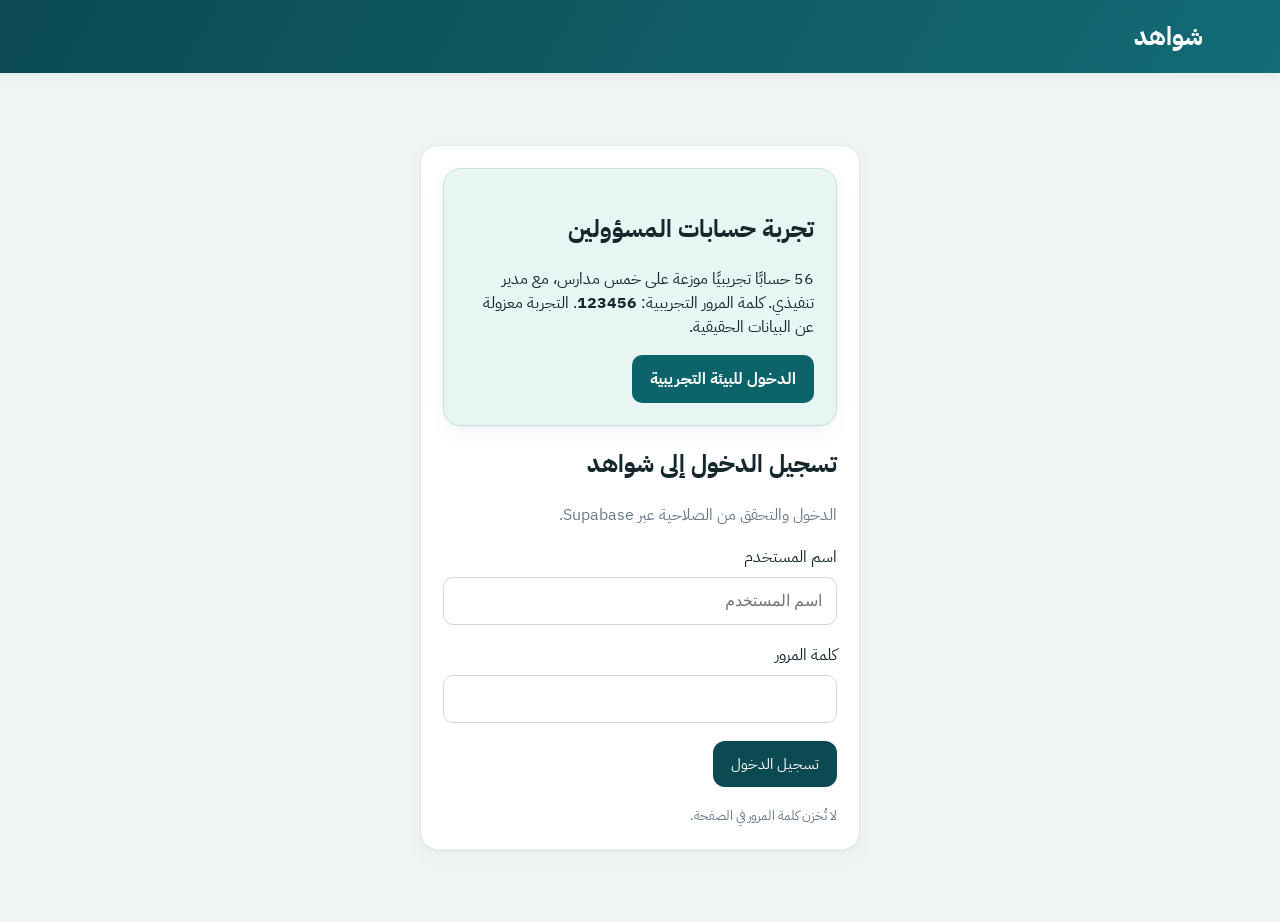
<file: index.html>
<!doctype html><html lang="ar" dir="rtl"><head><meta charset="utf-8"><meta name="viewport" content="width=device-width,initial-scale=1"><title>شواهد | لوحة المالك</title><style>body{margin:0;background:#f3f6fa;font-family:system-ui;color:#20364a}header{background:#174b5b;color:white;padding:18px 6%;display:flex;justify-content:space-between}header strong{font-size:26px}main{max-width:1050px;margin:25px auto;padding:0 18px}.panel,.stat{background:white;border:1px solid #dfe7ee;border-radius:18px;padding:22px;margin-bottom:15px}#login{max-width:440px;margin:8vh auto}input,textarea{display:block;width:100%;box-sizing:border-box;padding:14px;border:1px solid #bacbd5;border-radius:10px;margin:8px 0 18px;direction:rtl;text-align:right;font-size:16px}input[type=email],input[type=password]{direction:ltr;text-align:left}textarea{font-family:inherit;resize:vertical}button{background:#176b7b;color:white;border:0;border-radius:10px;padding:12px 18px;font-size:15px;cursor:pointer}button:disabled{opacity:.5}.stats{display:grid;grid-template-columns:repeat(3,1fr);gap:14px}.stat{margin:0}.stat b{display:block;font-size:30px;color:#176b7b;margin-top:10px}.muted{color:#68798a;line-height:1.7}.hidden{display:none}nav{display:flex;gap:8px;flex-wrap:wrap;margin-bottom:15px}nav button{background:white;color:#174b5b;border:1px solid #d5e0e6}nav button.active{background:#176b7b;color:white}select{display:block;width:100%;box-sizing:border-box;direction:rtl;text-align:right;font:inherit;border:1px solid #bacbd5;border-radius:10px;padding:12px;background:white;max-width:100%;margin:8px 0 18px}#schoolForm label,#orgForm label,#supervisorForm label,#userForm label{display:block;margin:12px 0}#schoolForm,#orgForm,#supervisorForm,#userForm{max-width:100%;overflow:hidden}#schoolForm button,#orgForm button,#supervisorForm button,#userForm button{display:block;margin:12px 0 18px auto}#schoolList{line-height:1.9}#templateList{display:grid;grid-template-columns:repeat(auto-fit,minmax(240px,1fr));gap:12px}.template-item{padding:15px;border:1px solid #e0e9ed;border-radius:12px;background:#f9fbfc}.template-item small{display:block;color:#667788;margin-top:7px}.template-item{cursor:pointer;text-align:right;width:100%;color:#20364a}.template-item:focus-visible{outline:3px solid #176b7b}#templateDetail{margin-top:18px;border-color:#a9cbd1}#templateDetail p{overflow-wrap:anywhere}table{width:100%;border-collapse:collapse}td,th{padding:12px;border-bottom:1px solid #e6edf2;text-align:right}#error{color:#a23737;white-space:pre-wrap}@media(max-width:650px){.stats{grid-template-columns:1fr 1fr}header strong{font-size:22px}}</style><link rel="preconnect" href="https://fonts.googleapis.com"><link href="https://fonts.googleapis.com/css2?family=IBM+Plex+Sans+Arabic:wght@400;500;600;700&display=swap" rel="stylesheet"><style>:root{--p:#0c4a53;--t:#2bb3ad;--b:#e2ebed}body{font-family:'IBM Plex Sans Arabic',system-ui,sans-serif;background:#f2f5f6;color:#13272c}header{background:linear-gradient(120deg,#0c4a53,#136b76);align-items:center;box-shadow:0 2px 12px #0c4a5317}header strong{font-size:25px}main{max-width:1180px}.panel,.stat{border:1px solid var(--b);box-shadow:0 1px 2px #0c4a530a,0 6px 20px #0c4a530d;border-radius:18px}.stat{padding:22px;background:linear-gradient(160deg,#fff,#f8fcfc)}.stat b{color:var(--p)}button{font-family:inherit}button:not(.template-item){background:var(--p);border-radius:12px}nav{position:sticky;top:0;z-index:5;background:#f2f5f6;padding:10px 0;overflow-x:auto;flex-wrap:nowrap;scrollbar-width:none}nav button{white-space:nowrap;flex:none;background:white!important;border:1px solid var(--b)!important;color:var(--p)!important}nav button.active{background:var(--p)!important;color:white!important}#home>.panel{margin-top:18px}#home>.stats{margin:22px 0}#templateList{grid-template-columns:repeat(auto-fit,minmax(220px,1fr))}.template-item{background:white;border:1px solid var(--b);min-height:90px;transition:box-shadow .15s,transform .15s}.template-item:active{transform:scale(.99)}#teacherFile{border-right:4px solid var(--t)}#teacherPages article{background:#fff;border:1px solid var(--b)}#teacherPages textarea{min-height:95px}input,select,textarea{border-color:#cbdadd!important}input:focus,select:focus,textarea:focus{outline:2px solid #2bb3ad;outline-offset:1px}@media(max-width:650px){main{padding:0 14px 95px;margin:15px auto}.stats{grid-template-columns:repeat(2,minmax(0,1fr));gap:10px}.stat{padding:15px;font-size:13px}.stat b{font-size:27px}nav{position:sticky;top:0}#templateList{grid-template-columns:repeat(2,minmax(0,1fr));gap:9px}.template-item{padding:12px;font-size:12px;min-height:100px}.panel{padding:17px}header{padding:14px 5%}}@media(max-width:370px){#templateList{grid-template-columns:1fr}}</style><style>.quick-actions{display:grid;grid-template-columns:repeat(auto-fit,minmax(170px,1fr));gap:10px}.quick-actions button{min-height:52px;text-align:right;background:#e6f6f5!important;color:#0c4a53;border:1px solid #c8e9e7}@media(max-width:650px){.quick-actions{grid-template-columns:repeat(2,minmax(0,1fr))}.quick-actions button{font-size:13px;padding:12px}}</style><style>#home.claude-ready>div{display:none}#templateLegacy{display:none!important}#claudeDashboard{min-height:900px}@media(max-width:650px){#claudeDashboard{height:1240px!important}}@media print{#claudeDashboard{display:none!important}}</style><style id="mobile-layout-repair">
html,body{width:100%;max-width:100%;overflow-x:clip}
*,*::before,*::after{box-sizing:border-box}
main,#dashboard,#home,#templates,#schools,#users,#security,.panel{min-width:0;max-width:100%}
.panel{overflow-wrap:anywhere}
#claudeDashboard,#claudeTemplates,#claudeTeacher{display:block;width:100%!important;max-width:100%;min-width:0;border:0}
nav{width:100%;max-width:100%;overflow-x:auto;overscroll-behavior-x:contain;-webkit-overflow-scrolling:touch;scrollbar-width:none}
nav::-webkit-scrollbar{display:none}
nav button{flex-shrink:0}#teacherFile:not([open]){padding-bottom:16px}#teacherFile:not([open]) .teacher-file-content{display:none}
@media(max-width:650px){
 header{width:100%;padding-inline:16px}
 main{width:100%;margin:12px auto;padding:0 12px 90px}
 #login{width:calc(100% - 28px);max-width:440px;margin:7vh auto}
 .panel{padding:16px}
 #dashboard>h1{font-size:clamp(23px,6vw,32px);overflow-wrap:anywhere}
 #account{overflow-wrap:anywhere}
 #claudeDashboard{height:1100px!important}
}
</style><style id="role-tabs-layout">nav{position:relative;top:auto;display:flex;flex-wrap:wrap;gap:10px;background:transparent;padding:12px 0 18px}nav button{border-radius:12px!important;padding:13px 17px!important;min-height:46px}#teacherTab #teacherFile{margin:0;border:0;box-shadow:none;padding:0}#teacherTab #teacherFile>summary{display:none}#teacherTab #teacherEditor{display:none!important}#teacherTab #claudeTeacher{width:100%!important;max-width:100%;overflow:hidden}#teacherTab .teacher-file-content{display:block!important}#teacherTab #teacherFile:not([open]) .teacher-file-content{display:block!important}#templateLegacy{display:none!important}@media(max-width:650px){nav{display:grid;grid-template-columns:repeat(2,minmax(0,1fr));overflow:visible;gap:8px}nav button{width:100%;white-space:normal;font-size:14px;padding:11px 6px!important}#templates,#teacherTab{padding:14px}#claudeTemplates,#claudeTeacher{border-radius:12px}}</style><style>#executiveTabs{display:grid!important;grid-template-columns:repeat(3,minmax(0,1fr));width:100%;max-width:100%;box-sizing:border-box;overflow:visible!important;gap:8px!important;position:static!important;direction:rtl}#executiveTabs.hidden{display:none!important}#executiveTabs button{width:100%;min-width:0!important;max-width:100%;white-space:nowrap;overflow:hidden;text-overflow:ellipsis;padding:12px 5px!important;font-size:14px;border-radius:12px;flex:none!important}#executiveSchools{margin-top:12px}#executiveSchoolsList button{overflow-wrap:anywhere;white-space:normal!important;line-height:1.8}#staffDashboard,#staffWorkArea,#executiveSchools,#executiveSchoolDetail{min-width:0;max-width:100%;box-sizing:border-box}#staffSchool{overflow-wrap:anywhere}@media(max-width:650px){#staffDashboard{padding:14px!important}#staffDashboard>div:first-child{gap:8px!important}#staffHeading{font-size:clamp(24px,6vw,32px)!important}#executiveTabs button{font-size:12px!important;padding:11px 3px!important}#staffClaudeDashboard{max-width:100%}}</style></head><body><header><strong>شواهد</strong><button id="logout" class="hidden">تسجيل الخروج</button></header><section id="login" class="panel"><div class="panel" style="background:#e7f5f3;border:1px solid #c5e1df"><h2>تجربة حسابات المسؤولين</h2><p>56 حسابًا تجريبيًا موزعة على خمس مدارس، مع مدير تنفيذي. كلمة المرور التجريبية: <b>123456</b>. التجربة معزولة عن البيانات الحقيقية.</p><a href="demo.html" style="display:inline-block;background:#0c646a;color:white;padding:12px 18px;border-radius:10px;text-decoration:none;font-weight:700">الدخول للبيئة التجريبية</a></div><h1>تسجيل الدخول إلى شواهد</h1><p class="muted">الدخول والتحقق من الصلاحية عبر Supabase.</p><form id="form"><label>اسم المستخدم<input id="email" type="text" required autocomplete="username" placeholder="اسم المستخدم"></label><label>كلمة المرور<input id="password" type="password" required autocomplete="current-password"></label><button id="submit">تسجيل الدخول</button></form><p id="error"></p><small class="muted">لا تُخزن كلمة المرور في الصفحة.</small></section><section id="staffDashboard" class="panel hidden"><div style="display:flex;align-items:center;justify-content:space-between;gap:12px"><h1 id="staffHeading">ملفي الوظيفي</h1><button id="staffLogout" type="button">تسجيل الخروج</button></div><p id="staffWelcome"></p><p id="staffSchool" class="muted"></p><form id="staffPasswordChange" class="hidden" style="padding:18px;border:1px solid #c9dfe0;border-radius:14px;margin:16px 0"><h2>تغيير كلمة المرور المؤقتة</h2><p>يجب تعيين كلمة مرور جديدة قبل استخدام الملف الوظيفي.</p><label>كلمة المرور الجديدة<input id="staffNewPassword" type="password" minlength="8" autocomplete="new-password" required></label><label>تأكيد كلمة المرور<input id="staffConfirmPassword" type="password" minlength="8" autocomplete="new-password" required></label><button type="submit">حفظ كلمة المرور الجديدة</button><p id="staffPasswordMessage" role="status"></p></form><div id="staffWorkArea"><nav id="executiveTabs" class="hidden" aria-label="تبويبات المدير التنفيذي" style="display:grid;grid-template-columns:repeat(3,minmax(0,1fr));gap:8px;margin:14px 0"><button type="button" data-exec-tab="overview">⌂ الرئيسية</button><button type="button" data-exec-tab="schools">▤ المدارس</button><button type="button" data-exec-tab="records">▣ سجلاتي</button></nav><div id="executiveSchools" class="hidden panel"><h2>المدارس التابعة للجهة</h2><div id="executiveSchoolsList"></div><div id="executiveSchoolDetail" class="hidden" style="margin-top:16px;padding:14px;border:1px solid #c9dfe0;border-radius:12px"></div></div><div id="staffOverview"><iframe id="staffClaudeDashboard" title="لوحة المسؤول" src="claude-dashboard.html" style="display:block;width:100%;height:780px;min-height:0;border:0;border-radius:16px"></iframe></div><div id="staffRecordsSection"><h2>السجلات والملفات الإلكترونية</h2><p id="staffRecordsNote" class="muted"></p><div id="staffRecordsList" style="display:grid;gap:12px"></div></div></div></section><main id="dashboard" class="hidden"><h1>لوحة مالك المنصة</h1><p class="muted" id="account"></p><nav><button data-tab="home" class="active">الرئيسية</button><button data-tab="templates">قوالب السجلات</button><button data-tab="teacherTab">ملف المعلم</button><button data-tab="schools">المدارس</button><button data-tab="users">المستخدمون</button><button data-tab="security">الأمان</button></nav><section id="home"><iframe id="claudeDashboard" title="لوحة التحكم بتصميم Claude" src="claude-dashboard.html" style="display:block;width:100%;height:1020px;border:0;border-radius:18px;background:white;margin:12px 0 20px" loading="lazy"></iframe><div class="panel" style="background:linear-gradient(120deg,#0c4a53,#136b76);color:white"><h2 style="margin:0 0 8px">مرحبًا بك في شواهد</h2><p style="color:#d4eeef;margin:0">مركز متابعة المدارس والسجلات والصلاحيات، ببيانات مرتبطة بحسابك.</p></div><div class="stats"><div class="stat">القوالب الظاهرة<b id="nTemplates">—</b></div><div class="stat">المدارس الظاهرة<b id="nSchools">—</b></div><div class="stat">السجلات الظاهرة<b id="nRecords">—</b></div></div><div class="panel"><h2>الوصول السريع</h2><div class="quick-actions"><button type="button" data-go-tab="templates">استعراض السجلات</button><button type="button" data-go-tab="schools">المدارس والجهات</button><button type="button" data-go-tab="users">المستخدمون</button><button type="button" data-go-tab="security">الأمان والصلاحيات</button></div></div><div class="panel"><h2>حالة المنصة</h2><p id="state" class="muted">جارٍ تحميل البيانات...</p><p class="muted">هذه لوحة تأسيسية متصلة بالبيانات المتاحة لصلاحيات الحساب، وليست منصة مكتملة لإدارة السجلات بعد.</p></div></section><section id="templates" class="panel hidden"><h2>قوالب السجلات</h2><input id="templateSearch" type="search" placeholder="ابحث عن سجل..." aria-label="بحث في السجلات"><select id="roleFilter" aria-label="تصفية حسب المسؤول"><option value="">جميع المسؤولين</option></select><p id="templateSummary" class="muted"></p><div class="template-actions" style="display:flex;gap:8px;flex-wrap:wrap;margin:12px 0"><button id="printTemplates" type="button">طباعة قائمة السجلات</button><button id="exportTemplates" type="button">تصدير CSV</button></div><p id="templateExportMessage" class="muted" role="status"></p><details id="templateLegacy" hidden><summary style="cursor:pointer;padding:10px">عرض قائمة القوالب المختصرة</summary><div id="templateList">جارٍ التحميل...</div></details><iframe id="claudeTemplates" title="القوالب والسجلات — تصميم Claude" src="claude-templates.html" style="width:100%;height:750px;border:0;border-radius:18px;background:#f2f5f6" loading="lazy"></iframe><section id="templateDetail" class="panel hidden" aria-live="polite"></section><details id="teacherFile" class="panel"><summary style="cursor:pointer;font-weight:700;color:#0c4a53;font-size:18px;padding:8px 0">فتح ملف المعلم الإلكتروني (24 سجلًا)</summary><div class="teacher-file-content"><details id="teacherEditor" hidden><summary style="cursor:pointer;padding:12px;color:#0c4a53;font-weight:700">تحرير السجلات وحفظها (لحساب المعلم فقط)</summary><div id="teacherPages"></div></details><iframe id="claudeTeacher" title="ملف المعلم" src="claude-teacher-file.html" style="width:100%;height:950px;border:0;border-radius:18px;background:#f2f5f6" loading="lazy"></iframe></div></details></section><section id="teacherTab" class="panel hidden"><h2>ملف المعلم الإلكتروني</h2><p class="muted">استعراض سجلات المعلم الـ24، والحفظ متاح فقط لحساب معلم مرتبط بمدرسته.</p><div id="teacherTabSlot"></div></section><section id="schools" class="panel hidden"><h2>المدارس</h2><div id="schoolList">جارٍ التحميل...</div><hr><h3>إعداد المدارس المتكاملة</h3><div class="panel"><h3>المشرف العام</h3><p id="supervisorCurrent" class="muted">جارٍ تحميل بيانات المشرف العام...</p><form id="supervisorForm"><label>الجهة التنظيمية<select id="supervisorOrg" required></select></label><label>اسم المشرف العام<input id="supervisorName" required minlength="3" placeholder="اسم المشرف العام"></label><button type="submit">حفظ المشرف العام</button></form><p id="supervisorMessage" class="muted"></p></div><p class="muted">إنشاء جهة تنظيمية ومدارس جديدة. هذه العمليات متاحة لمالك المنصة فقط، ويتم التحقق من الصلاحية على الخادم.</p><form id="orgForm"><label>اسم الجهة التنظيمية<input id="orgName" required placeholder="اسم الجهة التنظيمية" minlength="3"></label><button type="submit">إنشاء الجهة</button></form><p id="orgMessage" class="muted"></p><form id="schoolForm"><label>الجهة التنظيمية<select id="orgSelect" required></select></label><label>اسم المدرسة<input id="schoolName" required placeholder="اسم المدرسة" minlength="3"></label><button type="submit">إضافة مدرسة</button></form><p id="schoolMessage" class="muted"></p></section><section id="users" class="panel hidden"><h2>إنشاء حساب مسؤول</h2><p class="muted">حسابات المسؤولين مستقلة، ويكون الدخول باسم المستخدم وكلمة المرور.</p><form id="newStaffForm"><label>الاسم الرباعي<input id="newStaffName" required minlength="3" autocomplete="off"></label><label>اسم المستخدم (رقم الهوية، 10 أرقام)<input id="newStaffUsername" inputmode="numeric" maxlength="10" minlength="10" pattern="[0-9]{10}" required autocomplete="off"></label><label>كلمة المرور المؤقتة<input id="newStaffPassword" type="password" minlength="8" required autocomplete="new-password"></label><label>الجهة التنظيمية<select id="existingOrg" required></select></label><label id="newStaffSchoolLabel">المدرسة<select id="existingSchool" required></select></label><p id="executiveScopeNote" class="muted hidden">المدير التنفيذي يتبع الجهة التنظيمية ويشرف على جميع مدارسها، دون ربط حسابه بمدرسة واحدة.</p><label>الصلاحية<select id="newStaffRole" required><option value="executive_director">مدير تنفيذي</option><option value="principal">مدير المدرسة</option><option value="academic_vp">وكيل الشؤون التعليمية</option><option value="student_vp">وكيل شؤون الطلاب</option><option value="school_vp">وكيل الشؤون المدرسية</option><option value="student_counselor">الموجّه الطلابي</option><option value="activity_leader">رائد النشاط</option><option value="teacher">معلم</option></select></label><button type="submit" id="createStaffButton">إنشاء الحساب</button></form><p id="assignExistingMessage" class="muted" role="status">أدخل البيانات واضغط إنشاء الحساب.</p><hr><h3>حسابات المسؤولين</h3><button type="button" id="refreshStaffAccounts">تحديث قائمة الحسابات</button><p id="staffAccountsStatus" class="muted" role="status">جارٍ تحميل الحسابات...</p><div id="staffAccountsList" style="display:grid;gap:10px"></div></section><section id="security" class="panel hidden"><h2>الأمان والصلاحيات</h2><p>✓ تم التحقق من هوية المالك وصلاحياته على الخادم.</p><p>✓ فحص التنظيف في وضع dry-run دون حذف ملفات.</p><p class="muted">إسناد أدوار الحسابات الموجودة متاح من تبويب المستخدمون. إنشاء حسابات جديدة ورفع الملفات والاعتمادات لم تُفعّل بعد.</p></section></main><script>
const URL='https://svfoinsspuqxkxlcvqmq.supabase.co',KEY='sb_publishable_M3rwpCmiIMgOGswCqe3xCQ_MJWb4IUy',e=id=>document.getElementById(id);let jwt=null,templateData=[],organizationData=[];
const authHeaders=()=>({apikey:KEY,Authorization:'Bearer '+jwt});
const SESSION_KEY='shawahid_auth_session_v1';
function saveAuthSession(payload){if(!payload?.access_token||!payload?.refresh_token)return;const value=JSON.stringify({access_token:payload.access_token,refresh_token:payload.refresh_token});try{localStorage.setItem(SESSION_KEY,value)}catch(err){console.warn('تعذر التخزين الدائم',err);try{sessionStorage.setItem(SESSION_KEY,value)}catch(e){console.warn(e)}}}
function forgetAuthSession(){for(const storage of [localStorage,sessionStorage])try{storage.removeItem(SESSION_KEY)}catch(err){console.warn(err)}}
function readAuthSession(){for(const storage of [localStorage,sessionStorage])try{const saved=JSON.parse(storage.getItem(SESSION_KEY)||'null');if(saved?.refresh_token)return saved}catch(err){console.warn(err)}return null}
async function restoreAuthSession(){
 const saved=readAuthSession();if(!saved)return false;
 if(saved.access_token){jwt=saved.access_token;if(sessionValid())return true}
 try{
  const response=await fetch(URL+'/auth/v1/token?grant_type=refresh_token',{method:'POST',headers:{apikey:KEY,'Content-Type':'application/json'},body:JSON.stringify({refresh_token:saved.refresh_token})});
  if(!response.ok){if(response.status===400||response.status===401){forgetAuthSession();jwt=null}return false}
  const tokens=await response.json();if(!tokens.access_token||!tokens.refresh_token)throw Error('رموز الجلسة غير مكتملة');
  jwt=tokens.access_token;saveAuthSession(tokens);return sessionValid()
 }catch(err){console.warn('تعذر تحديث الجلسة مؤقتًا',err);return false}
}

const sessionValid=()=>{if(!jwt)return false;try{const p=JSON.parse(atob(jwt.split('.')[1].replace(/-/g,'+').replace(/_/g,'/')));return typeof p.exp==='number'&&p.exp*1000>Date.now()+5000}catch{return false}};
function clearSession(){forgetAuthSession();jwt=null;claudeOwnerData=null;teacherBridgeGeneration++;templateData=[];e('dashboard').classList.add('hidden');e('logout').classList.add('hidden');e('login').classList.remove('hidden');e('password').value='';e('teacherFile').open=false;e('staffDashboard').classList.add('hidden');}

let claudeOwnerData=null;
let teacherBridgeGeneration=0;
async function renderClaudeTeacher(){
 const frame=e('claudeTeacher');if(!frame||!jwt||!templateData.length||!e('teacherFile').open)return;
 const w=frame.contentWindow,d=w.document;if(!w?.TeacherFile)return;
 const gen=++teacherBridgeGeneration;
 const templates=templateData.filter(x=>x.role==='teacher').slice(0,24);
 if(templates.length!==24)return;
 const notice=()=>{let n=d.getElementById('realTemplateNotice');if(!n){n=d.createElement('p');n.id='realTemplateNotice';n.style.cssText='padding:12px;text-align:center;background:#e6f6f5;color:#0c4a53;margin:0';d.body.prepend(n)}return n};
 const records=templates.map((t,i)=>({id:i+1,title:t.title,status:'draft',desc:'',notes:'',files:[]}));
 let teacher=null,school=null,teacherName='',schoolName='',entries=[],year=String(new Date().getFullYear()),loadError=null;
 try{
  const auth=await fetch(URL+'/auth/v1/user',{headers:authHeaders()});if(!auth.ok)throw Error('انتهت جلسة الدخول');
  const user=await auth.json();const profiles=await get('profiles','user_id,school_id,full_name,active');const roles=await get('user_roles','user_id,role');
  const profile=profiles.find(x=>x.user_id===user.id);
  if(profile?.active&&profile.school_id&&roles.some(x=>x.user_id===user.id&&x.role==='teacher')){
   teacher=user.id;school=profile.school_id;teacherName=profile.full_name||'';
   const schoolResponse=await fetch(URL+'/rest/v1/schools?select=name&id=eq.'+encodeURIComponent(school)+'&limit=1',{headers:authHeaders()});if(schoolResponse.ok){const schoolRows=await schoolResponse.json();schoolName=schoolRows[0]?.name||''}
   entries=await portfolioRequest('GET','?select=id,template_id,description,notes,status,academic_year&teacher_id=eq.'+encodeURIComponent(teacher)+'&school_id=eq.'+encodeURIComponent(school));
   const last=entries.slice().sort((a,b)=>String(b.academic_year).localeCompare(String(a.academic_year)))[0];if(last?.academic_year)year=last.academic_year;
   for(let i=0;i<templates.length;i++){const entry=entries.find(x=>x.template_id===templates[i].id&&x.academic_year===year);if(entry){records[i].status=entry.status==='ready'?'review':'draft';records[i].desc=entry.description||'';records[i].notes=entry.notes||''}}
  }
 }catch(err){console.warn('تعذر قراءة سجلات المعلم',err);loadError=err.message}
 if(gen!==teacherBridgeGeneration)return;
 w.TeacherFile.load({teacher:{name:teacherName,school:schoolName,year},records,approval:false,uploads:false});
 const writable=!!teacher&&!!school&&!loadError;
 notice().textContent=loadError?'تعذر تحميل بيانات المعلم: '+loadError:writable?'ملف مرتبط بسجلاتك. يُحفظ الوصف والملاحظات عند مغادرة الحقل، وتُحفظ الحالة عند تغييرها. رفع الشواهد غير مفعّل.':'معاينة القوالب فقط — الحفظ متاح لحساب المعلم المرتبط بمدرسته.';
 const lock=()=>{if(!writable)d.querySelectorAll('input,textarea,.seg button').forEach(x=>{x.disabled=true;x.readOnly=true});else d.querySelectorAll('[data-p]').forEach(x=>{x.readOnly=true;x.disabled=true})};
 lock();resizeClaudeFrame(frame);
 if(!d.documentElement.dataset.shBridge){
  d.documentElement.dataset.shBridge='1';
  const mobileStyle=d.createElement('style');
  mobileStyle.textContent='html,body{max-width:100%;overflow-x:hidden!important}#book{width:100%;max-width:100%;min-width:0}.pg{max-width:100%;min-width:0;overflow-wrap:anywhere}.navf{width:100%;max-width:100%;box-sizing:border-box}.jump{min-width:0}.jump select{min-width:0;max-width:100%}@media(max-width:650px){#book{padding:8px 4px 14px!important}.pg{padding:16px 12px!important;min-height:0!important}.cover{min-height:350px!important;padding:25px 12px!important}.div{min-height:290px!important}.bar{padding:10px 12px!important}.field input,.field textarea{max-width:100%;box-sizing:border-box}.navf{padding:8px 5px!important;gap:5px!important}.navf button{min-width:0!important;flex:0 0 auto;padding:0 9px!important;min-height:42px!important;font-size:13px!important}.jump #pno{font-size:11px}.jump select{font-size:12px;padding:0 2px!important;min-height:38px!important}}';
  d.head.append(mobileStyle);
  const observer=new w.MutationObserver(()=>{lock();resizeClaudeFrame(frame)});observer.observe(d.getElementById('book'),{subtree:true,childList:true});
  d.addEventListener('click',ev=>{if(!d.documentElement.dataset.shWritable&&ev.target.closest('.seg button')){ev.preventDefault();ev.stopImmediatePropagation()}},true);
  d.addEventListener('focusout',ev=>{const el=ev.target;if(el.matches('textarea[data-f]')&&d.documentElement.dataset.shWritable)w.parent.postMessage({type:'shawahed-save',index:Number(el.dataset.r),source:'teacher-file'},location.origin)},true);
  d.addEventListener('click',ev=>{const el=ev.target.closest('.seg button[data-st]');if(el&&d.documentElement.dataset.shWritable)w.parent.postMessage({type:'shawahed-save',index:Number(el.dataset.r),status:el.dataset.st,source:'teacher-file'},location.origin)},false);
 }
 d.documentElement.dataset.shWritable=writable?'1':'';resizeClaudeFrame(frame);
 const pendingSaves=new Map();
 frame._saveTeacher=async(index,status)=>{
  if(!writable||!templates[index])return;
  const rec=w.TeacherFile.state.records[index];if(!rec)return;
  const template=templates[index],newStatus=(status||rec.status)==='review'?'ready':'draft';
  const payload={description:rec.desc||'',notes:rec.notes||'',status:newStatus,academic_year:year};
  const previous=pendingSaves.get(template.id)||Promise.resolve();
  const task=previous.catch(()=>{}).then(async()=>{
  try{
   const existing=entries.find(x=>x.template_id===template.id&&x.academic_year===year);
   const result=await portfolioRequest(existing?'PATCH':'POST',existing?'?id=eq.'+encodeURIComponent(existing.id):'',existing?payload:{...payload,teacher_id:teacher,school_id:school,template_id:template.id});
   if(!existing&&result[0])entries.push(result[0]);
   if(!result.length)throw Error('لم يؤكد الخادم حفظ السجل');
   notice().textContent='تم حفظ السجل '+(index+1)+' في قاعدة البيانات.';
  }catch(err){notice().textContent='فشل حفظ السجل '+(index+1)+': '+err.message}
  });pendingSaves.set(template.id,task);await task;
 };
}
window.addEventListener('message',ev=>{if(ev.origin!==location.origin||ev.source!==e('claudeTeacher').contentWindow||ev.data?.type!=='shawahed-save')return;e('claudeTeacher')._saveTeacher?.(ev.data.index,ev.data.status)});

function renderClaudeOwner(){const frame=e('claudeDashboard');if(!frame||!claudeOwnerData||!jwt)return;try{const w=frame.contentWindow,d=w.document;if(!w.ShawahidDashboard)return;w.ShawahidDashboard.render(claudeOwnerData.user,claudeOwnerData.data);e('home').classList.add('claude-ready');if(!d.getElementById('shawahedBridgeStyle')){const style=d.createElement('style');style.id='shawahedBridgeStyle';style.textContent='aside,.bottom,.preview,#quick,.tools .search,.tools .ib,#sideNav{display:none!important}html,body,.app{width:100%!important;max-width:100%!important;overflow-x:clip!important}.app{display:block!important;min-width:0!important}.app>main{box-sizing:border-box!important;width:100%!important;max-width:100%!important;min-width:0!important;margin:0!important;padding:10px!important}.top,.hero,.card,.kpi{min-width:0!important;max-width:100%!important}.hero h1,.hero p,.who b{overflow-wrap:anywhere!important}.top{border-radius:14px}';d.head.append(style)}d.querySelectorAll('#quick button').forEach(btn=>{const label=btn.textContent||'';btn.onclick=()=>document.querySelector(label.includes('مستخدم')?'[data-tab="users"]':'[data-tab="templates"]').click()});d.querySelectorAll('#quick button').forEach(btn=>{if((btn.textContent||'').includes('التقارير')){btn.disabled=true;btn.title='التقارير غير مفعلة بعد'}});const link=d.querySelector('#files')?.closest('.card')?.querySelector('.ch a');if(link){link.textContent='عرض القوالب';link.href='#';link.onclick=ev=>{ev.preventDefault();document.querySelector('[data-tab="templates"]').click()}}}catch(err){console.warn('تعذر تحميل تصميم Claude',err)}}

async function get(table,select='id'){const all=[];for(let offset=0;offset<10000;offset+=500){const r=await fetch(URL+'/rest/v1/'+table+'?select='+encodeURIComponent(select)+'&order='+({profiles:'user_id',organization_supervisors:'org_id'}[table]||'id')+'.asc&limit=500&offset='+offset,{headers:authHeaders(),cache:'no-store'});if(!r.ok)throw Error('HTTP '+r.status);const page=await r.json();all.push(...page);if(page.length<500)return all}throw Error('تجاوز عدد السجلات الحد المسموح')}
e('claudeDashboard').addEventListener('load',renderClaudeOwner);e('claudeTeacher').addEventListener('load',renderClaudeTeacher);e('teacherFile').addEventListener('toggle',()=>{if(e('teacherFile').open)renderClaudeTeacher()});e('claudeTemplates').addEventListener('load',renderClaudeTemplates);document.querySelectorAll('[data-go-tab]').forEach(b=>b.onclick=()=>document.querySelector('[data-tab="'+b.dataset.goTab+'"]').click());e('teacherTabSlot').appendChild(e('teacherFile'));e('teacherFile').classList.remove('hidden');e('teacherFile').open=true;document.querySelectorAll('[data-tab]').forEach(b=>b.onclick=()=>{document.querySelectorAll('[data-tab]').forEach(x=>x.classList.toggle('active',x===b));['home','templates','teacherTab','schools','users','security'].forEach(id=>e(id).classList.toggle('hidden',id!==b.dataset.tab));if(b.dataset.tab==='users'&&sessionValid())refreshExistingAssignmentOptions();if(b.dataset.tab==='teacherTab'){if(e('roleFilter').value!=='teacher'){e('roleFilter').value='teacher';renderTemplates()}e('teacherFile').open=true;renderClaudeTeacher()}});
const roleNames={academic_vp:'وكيل الشؤون التعليمية',activity_leader:'رائد النشاط',executive_director:'المدير التنفيذي',principal:'مدير المدرسة',school_vp:'وكيل الشؤون المدرسية',student_counselor:'الموجّه الطلابي',student_vp:'وكيل شؤون الطلاب',teacher:'المعلم',platform_owner:'مالك المنصة'};const roleLabel=role=>roleNames[role]||role||'غير محدد';
function resizeClaudeFrame(frame){
 try{const d=frame.contentDocument;if(!d)return;const height=Math.max(d.documentElement.scrollHeight,d.body?.scrollHeight||0,500);frame.style.height=Math.min(Math.max(height+28,420),3200)+'px'}catch(err){console.warn('تعذر قياس ارتفاع الإطار',err)}
}
function renderClaudeTemplates(){
 const frame=e('claudeTemplates');if(!frame||!templateData.length)return;
 try{
  const w=frame.contentWindow,d=w.document;if(!w.ShawahidTemplates)return;
  const role=e('roleFilter').value,search=e('templateSearch').value.trim().toLocaleLowerCase('ar');
  const filtered=templateData.filter(t=>(!role||t.role===role)&&(!search||t.title.toLocaleLowerCase('ar').includes(search)));
  w.ShawahidTemplates.setData({records:filtered.map((t,i)=>({id:t.id,no:i+1,title:t.title,status:'draft',desc:'',notes:'',files:[]})),canApprove:false,canExport:false,canUpload:false});
  if(!d.documentElement.dataset.shReadOnly){
   d.documentElement.dataset.shReadOnly='1';
   const s=d.createElement('style');s.textContent='#dSeg{display:none!important}#list .pill{display:none!important}#dDesc,#dNotes{background:#f7fafb!important;pointer-events:none!important}';d.head.append(s);
   const note=d.createElement('p');note.id='shawahedNotice';note.textContent='هذه قوالب مرجعية وليست سجلات منشأة؛ لا توجد حالة إنجاز أو اعتماد للقالب. تحرير سجلات المعلم من ملف المعلم الإلكتروني.';note.style.cssText='padding:12px;text-align:center;background:#e6f6f5;color:#0c4a53;margin:0';d.body.prepend(note);
   d.addEventListener('click',ev=>{if(ev.target.closest('#dSeg button')){ev.preventDefault();ev.stopImmediatePropagation()}},true);
   d.addEventListener('click',()=>setTimeout(()=>resizeClaudeFrame(frame),80));d.addEventListener('input',()=>setTimeout(()=>resizeClaudeFrame(frame),80)); 
  }
  d.querySelectorAll('#dDesc,#dNotes').forEach(el=>{el.readOnly=true});
  resizeClaudeFrame(frame);
 }catch(err){console.warn('تعذر عرض قوالب Claude',err)}
}
function filteredTemplates(){const search=e('templateSearch').value.trim().toLocaleLowerCase('ar'),role=e('roleFilter').value;return templateData.filter(x=>(!role||x.role===role)&&(!search||x.title.toLocaleLowerCase('ar').includes(search)))}
function csvCell(value){const text=String(value??'');return '"'+text.replace(/"/g,'""')+'"'}
e('exportTemplates').onclick=()=>{const items=filteredTemplates();if(!items.length){e('templateExportMessage').textContent='لا توجد سجلات مطابقة للتصدير';return}const rows=[['م','عنوان السجل','المسؤول','حالة التحقق'],...items.map((x,i)=>[i+1,x.title,roleLabel(x.role),x.verification_status||'غير محدد'])];const csv='\uFEFF'+rows.map(row=>row.map(csvCell).join(',')).join('\r\n');const blob=new Blob([csv],{type:'text/csv;charset=utf-8'});const url=URL.createObjectURL(blob);const link=document.createElement('a');link.href=url;link.download='شواهد-قوالب-السجلات.csv';document.body.append(link);link.click();link.remove();setTimeout(()=>URL.revokeObjectURL(url),1500);e('templateExportMessage').textContent='تم تجهيز ملف CSV للقوالب الظاهرة، وهي قوالب مرجعية وليست سجلات معتمدة.'};
e('printTemplates').onclick=()=>{const items=filteredTemplates();if(!items.length){e('templateExportMessage').textContent='لا توجد سجلات مطابقة للطباعة';return}const page=window.open('','_blank');if(!page){e('templateExportMessage').textContent='تعذر فتح صفحة الطباعة؛ اسمح بالنوافذ المنبثقة';return}const escapeHTML=s=>String(s??'').replace(/[&<>"']/g,ch=>({'&':'&amp;','<':'&lt;','>':'&gt;','"':'&quot;',"'":'&#39;'}[ch]));page.document.write('<!doctype html><html lang="ar" dir="rtl"><meta charset="utf-8"><title>قوالب سجلات شواهد</title><style>body{font-family:Arial,sans-serif;margin:24px;color:#17343b}h1{color:#086b71}p{color:#596b70}table{width:100%;border-collapse:collapse}th,td{border:1px solid #b8cacc;padding:9px;text-align:right}th{background:#e5f3f3}@page{size:A4;margin:12mm}@media print{button{display:none}}</style><h1>شواهد — قائمة قوالب السجلات</h1><p>قوالب مرجعية وليست سجلات منجزة أو معتمدة — العدد: '+items.length+'</p><table><thead><tr><th>م</th><th>السجل</th><th>المسؤول</th><th>التحقق</th></tr></thead><tbody>'+items.map((x,i)=>'<tr><td>'+(i+1)+'</td><td>'+escapeHTML(x.title)+'</td><td>'+escapeHTML(roleLabel(x.role))+'</td><td>'+escapeHTML(x.verification_status||'غير محدد')+'</td></tr>').join('')+'</tbody></table><button onclick="window.print()">طباعة</button></html>');page.document.close();page.focus();};
function renderTemplates(){const search=e('templateSearch').value.trim().toLocaleLowerCase('ar'),role=e('roleFilter').value;const filtered=templateData.filter(x=>(!role||x.role===role)&&(!search||x.title.toLocaleLowerCase('ar').includes(search)));e('templateSummary').textContent='النتائج: '+filtered.length+' من '+templateData.length+' قالب';const box=e('templateList');box.replaceChildren();renderClaudeTemplates();renderTeacherPages();if(!e('teacherTab').classList.contains('hidden'))renderClaudeTeacher();if(!filtered.length){box.textContent='لا توجد نتائج مطابقة.';return}for(const item of filtered){const card=document.createElement('button');card.type='button';card.className='template-item';const title=document.createElement('strong');title.textContent=item.title;const subtitle=document.createElement('small');subtitle.textContent='المسؤول: '+roleLabel(item.role);card.append(title,subtitle);card.onclick=()=>showTemplate(item);box.append(card)}}
async function portfolioRequest(method,query,payload){if(!sessionValid())throw Error('انتهت جلسة الدخول؛ سجّل الدخول مجددًا');const response=await fetch(URL+'/rest/v1/teacher_portfolio_entries'+query,{method,headers:{...authHeaders(),'Content-Type':'application/json',Prefer:'return=representation'},body:payload?JSON.stringify(payload):undefined,cache:'no-store'});if(!response.ok){const detail=await response.json().catch(()=>({}));throw Error(detail.message||'تعذر حفظ السجل')}const data=await response.json();if((method==='POST'||method==='PATCH')&&!data.length)throw Error('لم يؤكد الخادم حفظ السجل');return data}
async function renderTeacherPages(){const area=e('teacherFile');const items=templateData.filter(x=>x.role==='teacher');area.classList.toggle('hidden',e('roleFilter').value!=='teacher');if(e('roleFilter').value!=='teacher')return;const host=e('teacherPages');host.replaceChildren();const nav=document.createElement('select');nav.setAttribute('aria-label','فواصل ملف المعلم');items.forEach((x,i)=>nav.add(new Option((i+1)+' - '+x.title,String(i))));const page=document.createElement('article');page.className='panel';const progress=document.createElement('p');progress.className='muted';progress.textContent='نسبة الإنجاز: لا توجد بيانات معلم متاحة بعد';host.append(progress,nav,page);if(!items.length){page.textContent='لا توجد قوالب';return}const currentYear=()=>String(new Date().getFullYear());let current=0;const show=async()=>{const index=Number(nav.value);current=index;page.replaceChildren();const heading=document.createElement('h3');heading.textContent=items[index].title;const year=document.createElement('input');year.value=currentYear();year.setAttribute('aria-label','العام الدراسي');year.placeholder='العام الدراسي';const desc=document.createElement('textarea');desc.placeholder='وصف الإنجاز';desc.rows=4;const notes=document.createElement('textarea');notes.placeholder='ملاحظات';notes.rows=3;const state=document.createElement('select');state.add(new Option('مسودة','draft'));state.add(new Option('جاهز للمراجعة','ready'));const message=document.createElement('p');message.className='muted';const save=document.createElement('button');save.type='button';save.textContent='حفظ السجل';let savedId=null,schoolId=null,userId=null,loadedAcademicYear=null;page.append(heading,year,desc,notes,state,save,message);const controls=document.createElement('div');controls.style.cssText='display:flex;justify-content:space-between;gap:10px;margin-top:16px';for(const [label,delta] of [['السابق',-1],['التالي',1]]){const btn=document.createElement('button');btn.textContent=label;btn.type='button';btn.disabled=index+delta<0||index+delta>=items.length;btn.onclick=()=>{nav.selectedIndex=index+delta;show()};controls.append(btn)}page.append(controls);save.disabled=true;message.textContent='جارٍ التحقق من حساب المعلم...';try{const auth=await fetch(URL+'/auth/v1/user',{headers:authHeaders()});if(!auth.ok)throw Error('يرجى تسجيل الدخول');const user=await auth.json();userId=user.id;const profile=await get('profiles','user_id,school_id,active');const roles=await get('user_roles','user_id,role');const mine=profile.find(x=>x.user_id===userId);if(!mine?.active||!mine.school_id||!roles.some(x=>x.user_id===userId&&x.role==='teacher'))throw Error('الحفظ متاح لحساب المعلم المرتبط بمدرسة فقط');schoolId=mine.school_id;const allEntries=await portfolioRequest('GET','?select=template_id,status&teacher_id=eq.'+userId+'&school_id=eq.'+schoolId);const ready=new Set(allEntries.filter(x=>x.status==='ready').map(x=>x.template_id));progress.textContent='السجلات الجاهزة للمراجعة: '+ready.size+' من '+items.length+' ('+Math.round(100*ready.size/items.length)+'٪)';const entries=await portfolioRequest('GET','?select=id,description,notes,status,academic_year&template_id=eq.'+items[index].id+'&teacher_id=eq.'+userId+'&school_id=eq.'+schoolId+'&order=updated_at.desc');if(index!==current)return;if(entries.length){const entry=entries[0];savedId=entry.id;loadedAcademicYear=entry.academic_year;year.value=entry.academic_year;desc.value=entry.description||'';notes.value=entry.notes||'';state.value=entry.status}save.disabled=false;message.textContent=savedId?'تم تحميل السجل المحفوظ':'سجل جديد لم يُحفظ بعد'}catch(err){message.textContent=err.message}save.onclick=async()=>{save.disabled=true;message.textContent='جارٍ الحفظ...';try{const data={description:desc.value,notes:notes.value,status:state.value,academic_year:year.value.trim()};if(!data.academic_year)throw Error('أدخل العام الدراسي');if(savedId&&loadedAcademicYear!==null&&year.value.trim()!==loadedAcademicYear)throw Error('لتغيير العام الدراسي أنشئ سجلًا جديدًا بدل تعديل عام السجل المحفوظ');const result=await portfolioRequest(savedId?'PATCH':'POST',savedId?'?id=eq.'+savedId:'',savedId?data:{...data,teacher_id:userId,school_id:schoolId,template_id:items[index].id});savedId=result[0]?.id||savedId;message.textContent='تم حفظ السجل بنجاح';const latest=await portfolioRequest('GET','?select=template_id,status&teacher_id=eq.'+userId+'&school_id=eq.'+schoolId);const readyCount=new Set(latest.filter(x=>x.status==='ready').map(x=>x.template_id)).size;progress.textContent='السجلات الجاهزة للمراجعة: '+readyCount+' من '+items.length+' ('+Math.round(readyCount*100/items.length)+'٪)'}catch(err){message.textContent='تعذر الحفظ: '+err.message}finally{save.disabled=false}}};nav.onchange=show;await show()}
function showTemplate(item){const box=e('templateDetail');box.replaceChildren();box.classList.remove('hidden');const heading=document.createElement('h3');heading.textContent=item.title;const role=document.createElement('p');role.textContent='المسؤول: '+roleLabel(item.role);const verification=document.createElement('p');verification.textContent='حالة التحقق من القالب: '+({proposed:'مقترح وغير معتمد رسميًا',verified:'تم التحقق',approved:'معتمد'}[item.verification_status]||item.verification_status||'غير محددة');const note=document.createElement('p');note.className='muted';note.textContent='هذا قالب سجل، وليس سجلاً منشأً أو معتمداً. إضافة الشواهد والاعتماد ستتوفر عند اكتمال وحدة السجلات.';box.append(heading,role,verification,note);box.scrollIntoView({behavior:'smooth',block:'nearest'})}
e('templateSearch').addEventListener('input',()=>{e('templateDetail').classList.add('hidden');renderTemplates()});e('roleFilter').addEventListener('change',renderTemplates);
async function rpc(name,payload){const res=await fetch(URL+'/rest/v1/rpc/'+name,{method:'POST',headers:{...authHeaders(),'Content-Type':'application/json'},body:JSON.stringify(payload)});if(!res.ok){const data=await res.json().catch(()=>({}));throw Error(data.message||'HTTP '+res.status)}if(res.status===204)return null;const body=await res.text();return body?JSON.parse(body):null}
async function fetchSupervisors(){const response=await fetch(URL+'/rest/v1/organization_supervisors?select=org_id%2Cfull_name%2Cjob_title',{headers:authHeaders(),cache:'no-store'});if(!response.ok){const details=await response.text();throw Error('HTTP '+response.status+' '+details.slice(0,220))}return response.json()}
async function refreshSchools(){const [orgs,schools]=await Promise.allSettled([get('organizations','id,name'),get('schools','id,name,org_id')]);const selector=e('orgSelect'),supervisorSelector=e('supervisorOrg');selector.replaceChildren();supervisorSelector.replaceChildren();if(orgs.status==='fulfilled'){organizationData=orgs.value;for(const item of organizationData){selector.add(new Option(item.name,item.id));supervisorSelector.add(new Option(item.name,item.id))}}e('schoolList').textContent=schools.status==='fulfilled'?(schools.value.length?schools.value.map(x=>x.name).join('، '):'لا توجد مدارس مسجلة بعد'):'تعذر قراءة المدارس';e('nSchools').textContent=schools.status==='fulfilled'?schools.value.length:'غير متاح';if(orgs.status==='rejected')e('orgMessage').textContent='تعذر قراءة الجهات التنظيمية';try{let sup;try{sup=await fetchSupervisors()}catch(firstError){await new Promise(resolve=>setTimeout(resolve,450));sup=await fetchSupervisors()}e('supervisorCurrent').textContent=sup.length?sup.map(x=>(x.job_title||'المشرف العام')+': '+x.full_name).join('، '):'لم يسجل مشرف عام بعد'}catch(err){e('supervisorCurrent').textContent='تعذر تحميل بيانات المشرف العام: '+(err.message||'خطأ اتصال')+' — حاول تحديث الصفحة'}}
async function refreshExistingAssignmentOptions(){try{const [orgs,schools]=await Promise.all([get('organizations','id,name'),get('schools','id,name,org_id')]);const org=e('existingOrg'),school=e('existingSchool');org.replaceChildren();for(const x of orgs)org.add(new Option(x.name,x.id));function updateSchools(){school.replaceChildren();for(const x of schools.filter(s=>s.org_id===org.value))school.add(new Option(x.name,x.id))}org.onchange=updateSchools;updateSchools();updateExecutiveScope()}catch(err){e('assignExistingMessage').textContent='تعذر تحميل الجهات والمدارس: '+err.message}}
function updateExecutiveScope(){const executive=e('newStaffRole').value==='executive_director';e('newStaffSchoolLabel').classList.toggle('hidden',executive);e('existingSchool').required=!executive;e('executiveScopeNote').classList.toggle('hidden',!executive)}e('newStaffRole').addEventListener('change',updateExecutiveScope);
const staffRoleLabels={executive_director:'مدير تنفيذي',principal:'مدير المدرسة',academic_vp:'وكيل الشؤون التعليمية',student_vp:'وكيل شؤون الطلاب',school_vp:'وكيل الشؤون المدرسية',student_counselor:'الموجّه الطلابي',activity_leader:'رائد النشاط',teacher:'معلم'};
async function refreshStaffAccounts(){const status=e('staffAccountsStatus'),list=e('staffAccountsList');status.textContent='جارٍ تحميل الحسابات...';list.replaceChildren();try{if(!sessionValid())throw Error('يرجى تسجيل الدخول بصفة مالك المنصة');const res=await fetch(URL+'/functions/v1/owner-list-staff',{method:'POST',headers:{...authHeaders(),'Content-Type':'application/json'},body:'{}'});const data=await res.json().catch(()=>({}));if(!res.ok||!Array.isArray(data.accounts))throw Error(data.error||'HTTP '+res.status);status.textContent='عدد الحسابات: '+data.accounts.length;for(const a of data.accounts){const item=document.createElement('div');item.style.cssText='padding:14px;border:1px solid #d6e5e5;border-radius:12px;background:white';const title=document.createElement('strong');title.textContent=a.full_name||'بدون اسم';const meta=document.createElement('p');meta.className='muted';meta.textContent=[staffRoleLabels[a.role]||a.role,a.organization||'',a.school||'جميع مدارس الجهة',a.username?'اسم المستخدم: '+a.username:'حساب قديم بلا اسم مستخدم مسجل',a.active?'نشط':'معطّل'].filter(Boolean).join(' — ');item.append(title,meta);list.append(item)}}catch(err){status.textContent='تعذر تحميل الحسابات: '+err.message}}e('refreshStaffAccounts').onclick=refreshStaffAccounts;
e('newStaffForm').onsubmit=async event=>{event.preventDefault();const btn=e('createStaffButton'),msg=e('assignExistingMessage');btn.disabled=true;msg.textContent='جارٍ إنشاء الحساب...';try{if(!sessionValid())throw Error('انتهت جلسة المالك');const username=e('newStaffUsername').value.trim(),password=e('newStaffPassword').value,full_name=e('newStaffName').value.trim(),org_id=e('existingOrg').value,school_id=e('existingSchool').value,role=e('newStaffRole').value;if(!/^[0-9]{10}$/.test(username))throw Error('اسم المستخدم يجب أن يتكون من 10 أرقام');if(password.length<8)throw Error('كلمة المرور يجب أن تكون 8 أحرف على الأقل');if(!org_id||(role!=='executive_director'&&!school_id))throw Error('اختر الجهة والمدرسة');const response=await fetch(URL+'/functions/v1/owner-create-staff',{method:'POST',headers:{...authHeaders(),'Content-Type':'application/json'},body:JSON.stringify({username,password,full_name,org_id,school_id:role==='executive_director'?null:school_id,role})});const data=await response.json().catch(()=>({}));if(!response.ok||!data.ok)throw Error(response.status===404?'خدمة إنشاء الحسابات غير متاحة على الخادم':data.error||'HTTP '+response.status);msg.textContent='تم إنشاء الحساب بنجاح. اسم المستخدم: '+data.username;await refreshStaffAccounts();e('newStaffPassword').value='';e('newStaffUsername').value='';e('newStaffName').value=''}catch(err){const network=err instanceof TypeError||/Load failed|Failed to fetch|NetworkError/i.test(String(err.message));msg.textContent=network?'تعذر الاتصال بخدمة إنشاء الحساب. الخدمة الخلفية غير متاحة أو لم تُنشر بعد؛ لم يتم تأكيد إنشاء أي حساب.':'تعذر إنشاء الحساب: '+err.message}finally{btn.disabled=false}};
e('supervisorForm').onsubmit=async ev=>{ev.preventDefault();const btn=ev.submitter;btn.disabled=true;try{await rpc('owner_set_supervisor',{p_org_id:e('supervisorOrg').value,p_full_name:e('supervisorName').value.trim()});e('supervisorName').value='';e('supervisorMessage').textContent='تم حفظ المشرف العام';await refreshSchools()}catch(err){e('supervisorMessage').textContent='تعذر الحفظ: '+err.message}finally{btn.disabled=false}};
e('orgForm').onsubmit=async ev=>{ev.preventDefault();const btn=ev.submitter;btn.disabled=true;try{await rpc('owner_create_organization',{p_name:e('orgName').value.trim()});e('orgName').value='';e('orgMessage').textContent='تم إنشاء الجهة بنجاح';await refreshSchools()}catch(err){e('orgMessage').textContent='تعذر إنشاء الجهة: '+err.message}finally{btn.disabled=false}};
e('schoolForm').onsubmit=async ev=>{ev.preventDefault();const btn=ev.submitter;btn.disabled=true;try{await rpc('owner_add_school',{p_org_id:e('orgSelect').value,p_name:e('schoolName').value.trim()});e('schoolName').value='';e('schoolMessage').textContent='تمت إضافة المدرسة بنجاح';await refreshSchools()}catch(err){e('schoolMessage').textContent='تعذر إضافة المدرسة: '+err.message}finally{btn.disabled=false}};
e('staffLogout').onclick=async()=>{const token=jwt;clearSession();if(token)try{await fetch(URL+'/auth/v1/logout',{method:'POST',headers:{apikey:KEY,Authorization:'Bearer '+token}})}catch(err){console.warn(err)}};
e('logout').onclick=async()=>{const token=jwt;clearSession();if(token)try{await fetch(URL+'/auth/v1/logout',{method:'POST',headers:{apikey:KEY,Authorization:'Bearer '+token}})}catch(err){console.warn('تعذر إنهاء الجلسة على الخادم',err)}};
async function completeAuthenticatedLogin(){const roles=await get('user_roles','user_id,role');const me=await fetch(URL+'/auth/v1/user',{headers:authHeaders()});if(!me.ok)throw Error('تعذر التحقق من الحساب');const identity=await me.json();const ownRole=roles.find(x=>x.user_id===identity.id&&x.role==='platform_owner');if(!ownRole){const staffRole=roles.find(x=>x.user_id===identity.id);if(!staffRole)throw Error('الحساب ليس له صلاحية مفعلة');const profiles=await get('profiles','user_id,full_name,org_id,school_id,active');const profile=profiles.find(x=>x.user_id===identity.id);if(!profile||!profile.active)throw Error('حساب المسؤول غير مفعل');const needsChange=identity.user_metadata?.must_change_password===true;e('staffPasswordChange').classList.toggle('hidden',!needsChange);e('staffWorkArea').classList.toggle('hidden',needsChange);if(needsChange){e('staffPasswordChange').onsubmit=async ev=>{ev.preventDefault();const pw=e('staffNewPassword').value,confirm=e('staffConfirmPassword').value,msg=e('staffPasswordMessage');if(pw.length<8||pw!==confirm){msg.textContent='كلمتا المرور غير متطابقتين أو قصيرتان';return}const btn=ev.submitter;btn.disabled=true;msg.textContent='جارٍ تغيير كلمة المرور...';try{const result=await fetch(URL+'/auth/v1/user',{method:'PUT',headers:{...authHeaders(),'Content-Type':'application/json'},body:JSON.stringify({password:pw,data:{...identity.user_metadata,must_change_password:false}})});const payload=await result.json().catch(()=>({}));if(!result.ok)throw Error(payload.msg||payload.error_description||'HTTP '+result.status);e('staffNewPassword').value='';e('staffConfirmPassword').value='';e('staffPasswordChange').classList.add('hidden');e('staffWorkArea').classList.remove('hidden');msg.textContent='تم تغيير كلمة المرور'}catch(err){msg.textContent='تعذر تغيير كلمة المرور: '+err.message}finally{btn.disabled=false}};}const isExecutive=staffRole.role==='executive_director';let schools=[];try{schools=await get('schools','id,name,org_id')}catch(schoolError){if(!isExecutive)throw schoolError;console.warn('Executive school directory unavailable',schoolError)}e('staffWelcome').textContent=(profile.full_name||'المستخدم')+' — '+roleLabel(staffRole.role);const scopedSchools=isExecutive?schools.filter(s=>s.org_id===profile.org_id):[];e('staffHeading').textContent=isExecutive?'لوحة المدير التنفيذي':'ملفي الوظيفي';const tabs=e('executiveTabs');tabs.classList.toggle('hidden',!isExecutive);tabs.style.display=isExecutive?'grid':'none';if(isExecutive){const schoolList=e('executiveSchoolsList');schoolList.replaceChildren();if(!scopedSchools.length)schoolList.textContent='لا توجد مدارس تابعة للجهة';for(const school of scopedSchools){const b=document.createElement('button');b.type='button';b.style.cssText='display:block;width:100%;text-align:right;margin:8px 0;padding:14px;border:1px solid #c9dfe0;border-radius:12px;background:white;color:#164b52';b.textContent='🏫 '+school.name+' ← عرض التفاصيل';b.onclick=async()=>{const detail=e('executiveSchoolDetail');detail.classList.remove('hidden');detail.replaceChildren();const heading=document.createElement('h3');heading.textContent=school.name;const status=document.createElement('p');status.textContent='جارٍ تحميل السجلات الفعلية...';detail.append(heading,status);try{const response=await fetch(URL+'/rest/v1/records?select=id%2Cstatus%2Ccreated_at&school_id=eq.'+encodeURIComponent(school.id)+'&order=created_at.desc&limit=500',{headers:authHeaders(),cache:'no-store'});if(!response.ok){const error=await response.json().catch(()=>({}));throw Error(error.message||'HTTP '+response.status)}const records=await response.json();status.textContent='السجلات المتاحة لحسابك: '+records.length+(records.length===500?' (أول 500 سجل)':'');if(!records.length){const empty=document.createElement('p');empty.textContent='لا توجد سجلات متاحة حاليًا في قاعدة البيانات لهذه المدرسة.';detail.append(empty)}else{const counts={};for(const item of records)counts[item.status||'غير محدد']=(counts[item.status||'غير محدد']||0)+1;const summary=document.createElement('p');summary.textContent=Object.entries(counts).map(([key,count])=>key+': '+count).join(' | ');detail.append(summary);for(const item of records){const line=document.createElement('p');line.style.cssText='padding:9px;border-bottom:1px solid #e1e8e9;overflow-wrap:anywhere';line.textContent='سجل '+item.id.slice(0,8)+' — '+(item.status||'غير محدد');detail.append(line)}}}catch(error){status.textContent='تعذر تحميل سجلات المدرسة: '+error.message+' — قد تكون صلاحية القراءة غير مفعلة لهذا الحساب.'}};schoolList.append(b)}const sections={overview:e('staffOverview'),schools:e('executiveSchools'),records:e('staffRecordsSection')};function selectExecutiveTab(tab){for(const [key,node] of Object.entries(sections))node.classList.toggle('hidden',key!==tab);for(const btn of tabs.querySelectorAll('button[data-exec-tab]'))btn.classList.toggle('active',btn.dataset.execTab===tab)}for(const btn of tabs.querySelectorAll('button[data-exec-tab]'))btn.onclick=()=>selectExecutiveTab(btn.dataset.execTab);selectExecutiveTab('overview')}else{e('staffOverview').classList.remove('hidden');e('staffRecordsSection').classList.remove('hidden');e('executiveSchools').classList.add('hidden')}e('staffSchool').textContent=isExecutive?'الجهة التنظيمية — المدارس التابعة: '+(scopedSchools.map(s=>s.name).join('، ')||'لا توجد مدارس تابعة حاليًا'):'المدرسة: '+(schools.find(x=>x.id===profile.school_id)?.name||'غير محددة');const schoolName=isExecutive?'جميع مدارس الجهة':schools.find(x=>x.id===profile.school_id)?.name||'غير محددة';const roleMap={executive_director:'exec',principal:'principal',academic_vp:'deputy_edu',student_vp:'deputy_stu',school_vp:'deputy_sch',student_counselor:'counselor',activity_leader:'activity',teacher:'teacher'};const roleKey=roleMap[staffRole.role]||'teacher';const staffFrame=e('staffClaudeDashboard');const drawStaff=()=>{try{const doc=staffFrame.contentDocument;if(!doc)return;let style=doc.getElementById('staff-live-style');if(!style){style=doc.createElement('style');style.id='staff-live-style';style.textContent='.preview,#quick,#sideNav,#bottomNav,.fold,.search,.searchbox{display:none!important}.sidebar{display:none!important}.app{display:block!important}.main{width:100%!important;max-width:100%!important;margin:0!important;padding:12px!important}';doc.head.append(style)}staffFrame.contentWindow?.ShawahidDashboard?.render({name:profile.full_name,school:schoolName,role:roleKey},{kpi:{schools:isExecutive?scopedSchools.length:undefined,records:staffTotal,done:staffReady,pending:staffTotal-staffReady,late:0,certs:0,progress:staffTotal?Math.round(staffReady*100/staffTotal):0},tasks:[],files:entries.filter(x=>x.description?.trim()||x.notes?.trim()).slice(0,6).map(x=>({name:roleTemplates.find(t=>t.id===x.template_id)?.title||'سجل إلكتروني',title:roleTemplates.find(t=>t.id===x.template_id)?.title||'سجل إلكتروني',status:x.status==='ready'?'مكتمل':'قيد الإعداد'})),activity:entries.filter(x=>x.description?.trim()||x.notes?.trim()).slice(0,6).map(x=>({title:'تحديث '+(roleTemplates.find(t=>t.id===x.template_id)?.title||'سجل إلكتروني'),text:x.status==='ready'?(isExecutive?'مكتمل':'جاهز'):'قيد الإعداد'})),notifications:0});resizeClaudeFrame(staffFrame);staffFrame.style.height=Math.min(1100,Math.max(640,parseInt(staffFrame.style.height)||780))+'px'}catch(ex){console.warn(ex)}};let staffTotal=0,staffReady=0;staffFrame.onload=drawStaff;let allTemplates=[];try{allTemplates=await get('record_templates','id,title,role')}catch(templateError){if(!isExecutive)throw templateError;console.warn('Executive template directory unavailable',templateError)}const roleTemplates=allTemplates.filter(x=>x.role===staffRole.role);const year='1448';let entries=[];{const recordTable=isExecutive?'executive_record_entries':'staff_record_entries';const scopeFilter=isExecutive?'org_id=eq.'+encodeURIComponent(profile.org_id):'school_id=eq.'+encodeURIComponent(profile.school_id);const res=await fetch(URL+'/rest/v1/'+recordTable+'?select=id,template_id,description,notes,status&user_id=eq.'+encodeURIComponent(identity.id)+'&'+scopeFilter+'&academic_year=eq.'+encodeURIComponent(year),{headers:authHeaders()});if(!res.ok){const detail=await res.json().catch(()=>({}));throw Error('تعذر تحميل سجلات المسؤول: '+(detail.message||'HTTP '+res.status))}entries=await res.json()}const entryByTemplate=new Map(entries.map(x=>[x.template_id,x]));staffTotal=roleTemplates.length;staffReady=roleTemplates.filter(x=>entryByTemplate.get(x.id)?.status==='ready').length;drawStaff();e('staffRecordsNote').textContent='ملف السجلات للعام '+year+'هـ — '+roleTemplates.length+' سجلًا. افتح السجل للتحرير والحفظ.';const list=e('staffRecordsList');list.replaceChildren();if(isExecutive){e('staffRecordsNote').textContent='سجلات المدير التنفيذي المستقلة على مستوى الجهة التنظيمية — '+roleTemplates.length+' سجلًا. الحفظ مباشر دون طلب اعتماد.';}for(const item of roleTemplates){const saved=entryByTemplate.get(item.id);const box=document.createElement('details');box.style.cssText='padding:14px;border:1px solid #d6e5e5;border-radius:12px;background:white';const title=document.createElement('summary');title.textContent=item.title+' — '+(saved?.status==='ready'?(isExecutive?'مكتمل':'جاهز'):'قيد الإعداد');box.append(title);const label=document.createElement('label');label.textContent='وصف الشاهد أو الإجراء';const description=document.createElement('textarea');description.value=saved?.description||'';description.rows=3;description.style.cssText='width:100%;padding:10px;margin:8px 0';label.append(description);box.append(label);const noteLabel=document.createElement('label');noteLabel.textContent='ملاحظات';const notes=document.createElement('textarea');notes.value=saved?.notes||'';notes.rows=2;notes.style.cssText='width:100%;padding:10px;margin:8px 0';noteLabel.append(notes);box.append(noteLabel);const state=document.createElement('select');state.innerHTML='<option value="draft">قيد الإعداد</option><option value="ready">'+(isExecutive?'مكتمل — معتمد ذاتيًا':'جاهز')+'</option>';state.value=saved?.status||'draft';box.append(state);const save=document.createElement('button');save.type='button';save.textContent='حفظ السجل';save.style.margin='10px';const message=document.createElement('p');message.setAttribute('role','status');box.append(save,message);save.onclick=async()=>{save.disabled=true;message.textContent='جارٍ الحفظ...';try{const payload={user_id:identity.id,...(isExecutive?{org_id:profile.org_id}:{school_id:profile.school_id}),template_id:item.id,academic_year:year,description:description.value,notes:notes.value,status:state.value};const recordTable=isExecutive?'executive_record_entries':'staff_record_entries';const conflict=isExecutive?'user_id,org_id,template_id,academic_year':'user_id,school_id,template_id,academic_year';const response=await fetch(URL+'/rest/v1/'+recordTable+'?on_conflict='+conflict,{method:'POST',headers:{...authHeaders(),'Content-Type':'application/json',Prefer:'resolution=merge-duplicates,return=representation'},body:JSON.stringify(payload)});const data=await response.json().catch(()=>[]);if(!response.ok||!Array.isArray(data)||data.length!==1)throw Error('HTTP '+response.status);title.textContent=item.title+' — '+(state.value==='ready'?(isExecutive?'مكتمل':'جاهز'):'قيد الإعداد');message.textContent='تم الحفظ في قاعدة البيانات';entryByTemplate.set(item.id,{status:state.value});const savedIndex=entries.findIndex(x=>x.template_id===item.id);const updatedEntry={template_id:item.id,status:state.value,description:description.value,notes:notes.value};if(savedIndex>=0)entries[savedIndex]=updatedEntry;else entries.push(updatedEntry);staffReady=roleTemplates.filter(x=>entryByTemplate.get(x.id)?.status==='ready').length;drawStaff()}catch(error){message.textContent='تعذر الحفظ: '+error.message}finally{save.disabled=false}};list.append(box)};e('login').classList.add('hidden');e('staffDashboard').classList.remove('hidden');e('error').textContent='';return;} e('account').textContent=(identity.email||'مالك المنصة')+' — مالك المنصة';e('login').classList.add('hidden');e('dashboard').classList.remove('hidden');e('logout').classList.remove('hidden');e('error').textContent='';e('state').textContent='تم التحقق من صلاحية مالك المنصة دون إجراء أي تعديل على الملفات.';const data=await Promise.allSettled([get('record_templates','id,title,role,verification_status'),get('schools','id,name'),get('records','id')]);['nTemplates','nSchools','nRecords'].forEach((id,i)=>e(id).textContent=data[i].status==='fulfilled'?data[i].value.length:'غير متاح');claudeOwnerData={user:{name:e('email').value.trim(),role:'owner',school:''},data:{kpi:{schools:data[1].status==='fulfilled'?data[1].value.length:null,records:data[2].status==='fulfilled'?data[2].value.length:null},tasks:[],files:[],activity:[],notifications:0}};renderClaudeOwner();if(data[0].status==='fulfilled'){templateData=data[0].value;const roles=[...new Set(templateData.map(x=>x.role).filter(Boolean))].sort();e('roleFilter').replaceChildren(new Option('جميع المسؤولين',''),...roles.map(x=>new Option(roleLabel(x),x)));renderTemplates()}else{e('templateList').textContent='تعذر قراءة القوالب حسب الصلاحيات'};await refreshSchools();await refreshExistingAssignmentOptions();await refreshStaffAccounts();}
e('form').onsubmit=async event=>{event.preventDefault();e('submit').disabled=true;e('error').textContent='جارٍ التحقق...';try{const r=await fetch(URL+'/auth/v1/token?grant_type=password',{method:'POST',headers:{'Content-Type':'application/json',apikey:KEY},body:JSON.stringify({email:/^[0-9]{10}$/.test(e('email').value.trim())?'staff-'+e('email').value.trim()+'@accounts.invalid':e('email').value.trim(),password:e('password').value})});const a=await r.json();e('password').value='';if(!r.ok||!a.access_token)throw Error(a.error_description||a.msg||'تعذر تسجيل الدخول');jwt=a.access_token;if(!sessionValid())throw Error('رمز جلسة غير صالح');saveAuthSession(a);await completeAuthenticatedLogin();}catch(err){if(!sessionValid())clearSession();e('error').textContent=err.message+' — إذا كانت بيانات الدخول صحيحة، أعد المحاولة دون تسجيل خروج.'}finally{e('submit').disabled=false}};

(async()=>{try{if(await restoreAuthSession()){await completeAuthenticatedLogin()}}catch(err){console.warn('تعذر فتح الجلسة المحفوظة',err);e('error').textContent='تعذر تحميل بعض بيانات الحساب مؤقتًا. جلستك محفوظة؛ حدّث الصفحة لإعادة المحاولة.'}})();
</script></body></html>
</file>
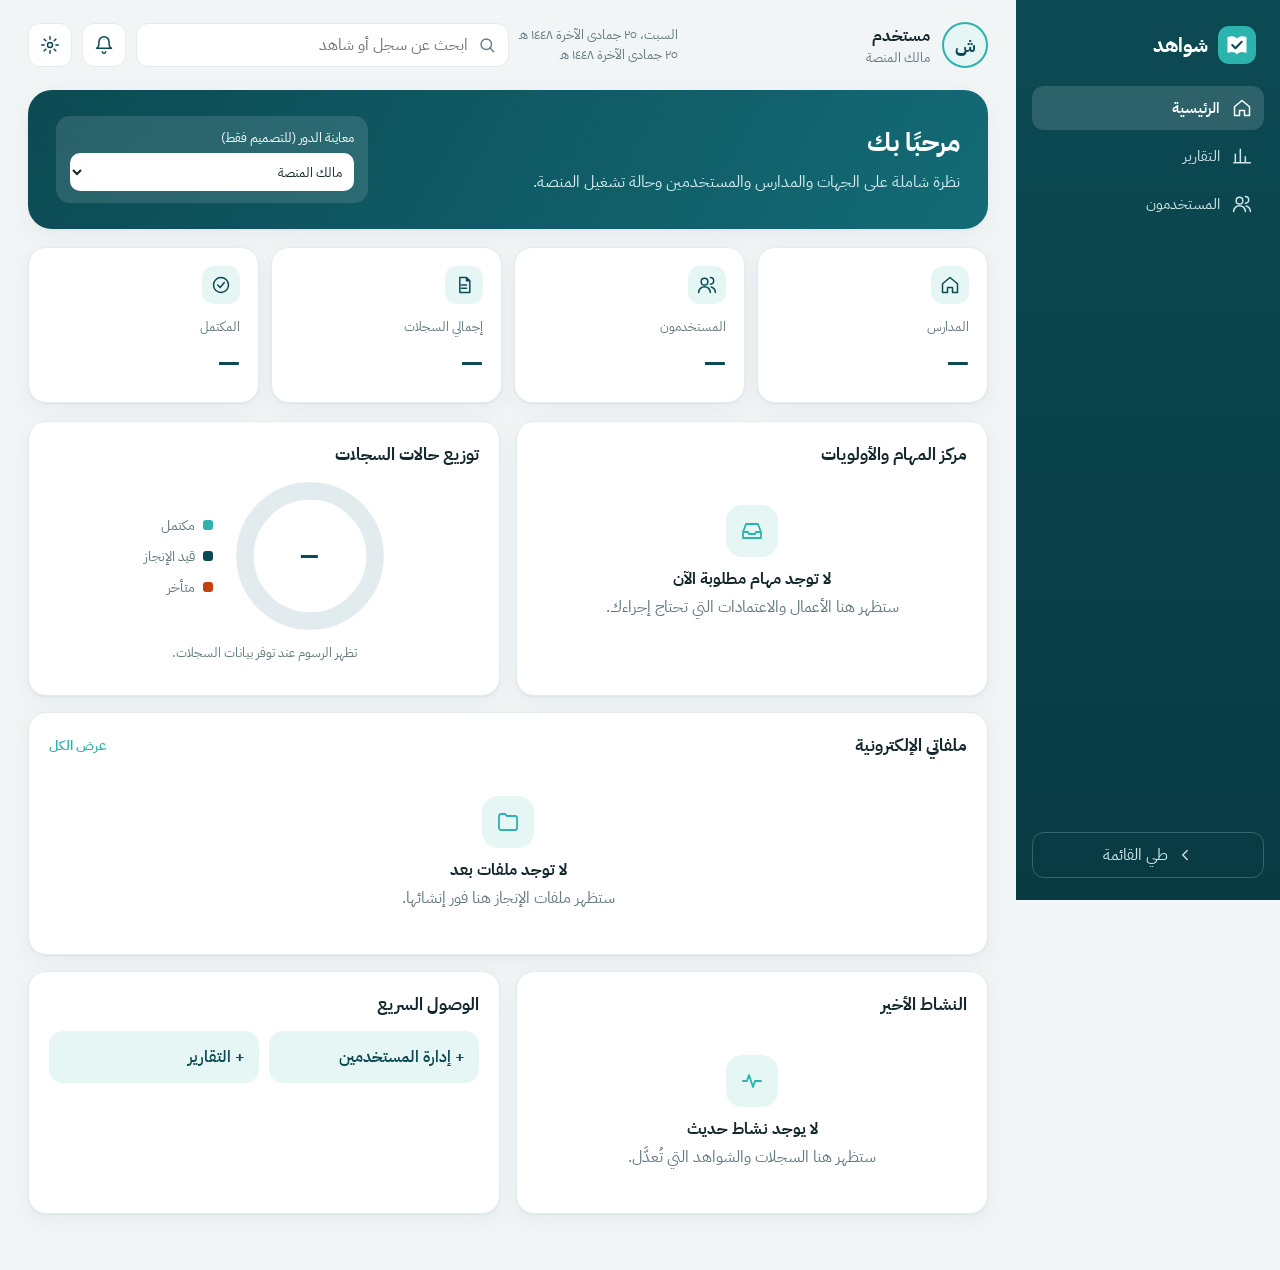
<file: claude-dashboard.html>
<!doctype html>
<html lang="ar" dir="rtl">
<head>
<meta charset="utf-8">
<meta name="viewport" content="width=device-width,initial-scale=1,viewport-fit=cover">
<title>شواهد — لوحة التحكم</title>
<link rel="preconnect" href="https://fonts.googleapis.com">
<link href="https://fonts.googleapis.com/css2?family=IBM+Plex+Sans+Arabic:wght@400;500;600;700&display=swap" rel="stylesheet">
<style>
*{box-sizing:border-box}
:root{--p:#0c4a53;--p2:#083a42;--t:#2bb3ad;--tl:#e6f6f5;--bg:#f2f5f6;--c:#fff;--tx:#13272c;--m:#637a80;--b:#e2ebed;--r:18px;--warn:#c2410c;--sh:0 1px 2px rgba(12,74,83,.05),0 6px 20px rgba(12,74,83,.06)}
html,body{margin:0;background:var(--bg);color:var(--tx);font-family:'IBM Plex Sans Arabic',system-ui,sans-serif;-webkit-text-size-adjust:100%}
body{overflow-x:hidden}
button,input,select{font:inherit}
.app{display:grid;grid-template-columns:264px minmax(0,1fr);min-height:100dvh;transition:grid-template-columns .25s}
.app.col{grid-template-columns:84px minmax(0,1fr)}
aside{background:linear-gradient(180deg,var(--p),var(--p2));color:#fff;padding:22px 16px;position:sticky;top:0;height:100dvh;display:flex;flex-direction:column;gap:18px}
.brand{display:flex;align-items:center;gap:10px;font-weight:700;font-size:20px;padding:4px 8px}
.brand svg{width:38px;height:38px;flex:none}
.nav{display:flex;flex-direction:column;gap:4px}
.nav a{display:flex;align-items:center;gap:12px;padding:11px 12px;border-radius:12px;color:#cfe6e8;font-size:15px;cursor:pointer}
.nav a.on{background:rgba(255,255,255,.14);color:#fff;font-weight:600}
.nav svg{width:20px;height:20px;flex:none}
.fold{margin-top:auto;background:none;border:1px solid rgba(255,255,255,.2);color:#cfe6e8;border-radius:12px;padding:10px;cursor:pointer;display:flex;gap:8px;justify-content:center;align-items:center}
.fold svg{width:18px;height:18px}
.app.col .brand span,.app.col .nav span,.app.col .fold span{display:none}
.app.col .nav a{justify-content:center}
main{min-width:0;padding:22px 28px 40px}
.top{display:flex;justify-content:space-between;align-items:center;gap:16px;flex-wrap:wrap;margin-bottom:22px}
.who{display:flex;align-items:center;gap:12px;min-width:0}
.who b{display:block;font-size:16px}
.who small{display:block;color:var(--m);font-size:13px}
.av{width:46px;height:46px;border-radius:50%;background:var(--tl);color:var(--p);display:grid;place-items:center;font-weight:700;font-size:18px;border:2px solid var(--t);flex:none}
.tools{display:flex;align-items:center;gap:10px;flex-wrap:wrap}
.dates{display:flex;flex-direction:column;font-size:12.5px;color:var(--m);line-height:1.6}
.search{display:flex;align-items:center;gap:8px;background:var(--c);border:1px solid var(--b);border-radius:12px;padding:0 12px;height:44px;min-width:220px}
.search svg{width:18px;height:18px;color:var(--m);flex:none}
.search input{border:0;outline:0;flex:1;background:transparent;min-width:0}
.ib{position:relative;width:44px;height:44px;border-radius:12px;border:1px solid var(--b);background:var(--c);display:grid;place-items:center;cursor:pointer;color:var(--p);flex:none}
.ib svg{width:20px;height:20px}
.dot{position:absolute;top:10px;inset-inline-end:10px;width:8px;height:8px;border-radius:50%;background:var(--t)}
.hero{background:linear-gradient(120deg,var(--p),#136b76);color:#fff;border-radius:24px;padding:26px 28px;display:flex;justify-content:space-between;gap:18px;align-items:center;flex-wrap:wrap;margin-bottom:18px;box-shadow:var(--sh)}
.hero h1{margin:0 0 6px;font-size:26px}
.hero p{margin:0;color:#d4eeef;line-height:1.8;max-width:560px}
.preview{background:rgba(255,255,255,.12);border-radius:14px;padding:12px 14px;font-size:13px;min-width:200px}
.preview select{margin-top:6px;width:100%;height:38px;border-radius:10px;border:0;padding:0 8px;background:#fff;color:var(--tx)}
.kpis{display:grid;grid-template-columns:repeat(2,minmax(0,1fr));gap:12px;margin-bottom:18px}
.kpi{background:var(--c);border-radius:var(--r);padding:18px;box-shadow:var(--sh);border:1px solid var(--b);min-width:0}
.kpi .ic{width:38px;height:38px;border-radius:12px;background:var(--tl);display:grid;place-items:center;color:var(--p);margin-bottom:10px}
.kpi .ic svg{width:20px;height:20px}
.kpi small{color:var(--m);font-size:13px}
.kpi b{display:block;font-size:28px;margin-top:4px;color:var(--p)}
.grid2{display:grid;grid-template-columns:1fr;gap:16px;margin-bottom:16px}
.card{background:var(--c);border:1px solid var(--b);border-radius:var(--r);padding:20px;box-shadow:var(--sh);min-width:0}
.ch{display:flex;justify-content:space-between;align-items:center;margin-bottom:14px;gap:10px}
.ch h2{font-size:17px;margin:0}
.ch a{color:var(--t);font-size:14px;cursor:pointer;font-weight:600}
.empty{text-align:center;padding:24px 10px;color:var(--m)}
.empty .ic{width:52px;height:52px;margin:0 auto 10px;border-radius:16px;background:var(--tl);display:grid;place-items:center;color:var(--t)}
.empty .ic svg{width:24px;height:24px}
.empty b{display:block;color:var(--tx);margin-bottom:4px}
.task{display:flex;justify-content:space-between;align-items:center;gap:10px;padding:12px 0;border-bottom:1px solid var(--b);font-size:15px}
.tag{font-size:12px;padding:3px 9px;border-radius:99px;background:var(--tl);color:var(--p);white-space:nowrap}
.tag.late{background:#fff1ec;color:var(--warn)}
.files{display:grid;grid-template-columns:repeat(auto-fill,minmax(170px,1fr));gap:12px}
.file{border-radius:16px;overflow:hidden;border:1px solid var(--b);background:#fff;text-align:start;cursor:pointer;padding:0;color:var(--tx)}
.file .cv{height:96px;background:linear-gradient(135deg,var(--p),var(--t));color:#fff;padding:12px;font-weight:600;font-size:15px}
.file .bd{padding:12px}
.file small{color:var(--m)}
.pbar{height:6px;background:var(--b);border-radius:9px;margin-top:8px;overflow:hidden}
.pbar i{display:block;height:100%;background:var(--t)}
.dwrap{display:flex;gap:22px;align-items:center;flex-wrap:wrap;justify-content:center}
.ring{position:relative;width:150px;height:150px;flex:none}
.ring svg{width:150px;height:150px;transform:rotate(-90deg)}
.ring .c{position:absolute;inset:0;display:grid;place-items:center;font-size:24px;font-weight:700;color:var(--p)}
.legend{display:flex;flex-direction:column;gap:10px;font-size:14px;color:var(--m)}
.legend i{display:inline-block;width:10px;height:10px;border-radius:3px;margin-inline-end:8px}
.note{font-size:13px;color:var(--m);text-align:center;margin-top:12px}
.qa{display:grid;grid-template-columns:repeat(2,minmax(0,1fr));gap:10px}
.qa button{background:var(--tl);color:var(--p);border:0;border-radius:14px;padding:14px;font-weight:600;cursor:pointer;min-height:52px;text-align:start}
.act{padding:10px 0;border-bottom:1px solid var(--b);font-size:14px}
.act small{display:block;color:var(--m);margin-top:2px}
.bottom{display:none}
@media (min-width:900px){
 .kpis{grid-template-columns:repeat(4,minmax(0,1fr))}
 .grid2{grid-template-columns:1fr 1fr}
}
@media (max-width:899px){
 .app,.app.col{grid-template-columns:1fr}
 aside{display:none}
 main{padding:16px 14px 112px}
 .search{min-width:0;flex:1}
 .tools{width:100%}
 .dates{display:none}
 .hero{padding:20px}
 .hero h1{font-size:22px}
 .preview{width:100%}
 .bottom{display:flex;position:fixed;bottom:0;inset-inline:0;background:var(--c);border-top:1px solid var(--b);padding:8px 8px calc(8px + env(safe-area-inset-bottom));justify-content:space-around;z-index:10}
 .bottom a{flex:1;display:flex;flex-direction:column;align-items:center;justify-content:center;gap:4px;font-size:12px;color:var(--m);min-height:56px;border-radius:14px;cursor:pointer}
 .bottom a.on{color:var(--p);font-weight:600;background:var(--tl)}
 .bottom svg{width:22px;height:22px}
}
</style>
</head>
<body>
<div class="app" id="app">
  <aside>
    <div class="brand">
      <svg viewBox="0 0 48 48" aria-hidden="true"><rect width="48" height="48" rx="14" fill="#2bb3ad"/><path d="M12 14c6-2 10-1 12 2 2-3 6-4 12-2v20c-6-2-10-1-12 2-2-3-6-4-12-2z" fill="#fff"/><path d="m18 24 4 4 8-8" stroke="#0c4a53" stroke-width="2.6" fill="none" stroke-linecap="round" stroke-linejoin="round"/></svg>
      <span>شواهد</span>
    </div>
    <nav class="nav" id="sideNav"></nav>
    <button class="fold" id="fold" aria-label="طي القائمة"><svg viewBox="0 0 24 24" fill="none" stroke="currentColor" stroke-width="1.8" stroke-linecap="round"><path d="M15 6l-6 6 6 6"/></svg><span>طي القائمة</span></button>
  </aside>

  <main>
    <header class="top">
      <div class="who">
        <div class="av" id="av">ش</div>
        <div><b id="uname">مستخدم</b><small id="urole"></small><small id="uschool"></small></div>
      </div>
      <div class="tools">
        <div class="dates"><span id="greg"></span><span id="hijri"></span></div>
        <label class="search">
          <svg viewBox="0 0 24 24" fill="none" stroke="currentColor" stroke-width="1.8" stroke-linecap="round"><circle cx="11" cy="11" r="7"/><path d="m21 21-5-5"/></svg>
          <input type="search" placeholder="ابحث عن سجل أو شاهد" aria-label="بحث">
        </label>
        <button class="ib" aria-label="الإشعارات"><svg viewBox="0 0 24 24" fill="none" stroke="currentColor" stroke-width="1.8" stroke-linecap="round" stroke-linejoin="round"><path d="M6 8a6 6 0 0 1 12 0c0 7 3 8 3 8H3s3-1 3-8M10 20a2 2 0 0 0 4 0"/></svg><i class="dot" id="notif" hidden></i></button>
        <button class="ib" aria-label="إعدادات الحساب"><svg viewBox="0 0 24 24" fill="none" stroke="currentColor" stroke-width="1.8" stroke-linecap="round"><circle cx="12" cy="12" r="3"/><path d="M12 2v3M12 19v3M2 12h3M19 12h3M5 5l2 2M17 17l2 2M5 19l2-2M17 7l2-2"/></svg></button>
      </div>
    </header>

    <section class="hero">
      <div>
        <h1 id="hi">مرحبًا بك</h1>
        <p id="welcome"></p>
      </div>
      <div class="preview">
        معاينة الدور (للتصميم فقط)
        <select id="roleSel" aria-label="معاينة الدور"></select>
      </div>
    </section>

    <section class="kpis" id="kpis"></section>

    <div class="grid2">
      <section class="card" id="tasks"></section>
      <section class="card" id="charts"></section>
    </div>

    <section class="card" style="margin-bottom:16px">
      <div class="ch"><h2>ملفاتي الإلكترونية</h2><a>عرض الكل</a></div>
      <div id="files"></div>
    </section>

    <div class="grid2">
      <section class="card" id="activity"></section>
      <section class="card" id="quick"></section>
    </div>
  </main>
</div>

<nav class="bottom" id="bottomNav" aria-label="التنقل الرئيسي"></nav>

<script>
const $ = s => document.querySelector(s);
const esc = s => String(s ?? '').replace(/[&<>"']/g, c => ({'&':'&amp;','<':'&lt;','>':'&gt;','"':'&quot;',"'":'&#39;'}[c]));

const ICO = {
  home:'<path d="M3 10.5 12 3l9 7.5V21h-6v-6H9v6H3z"/>',
  folder:'<path d="M3 6a2 2 0 0 1 2-2h4l2 2h8a2 2 0 0 1 2 2v10a2 2 0 0 1-2 2H5a2 2 0 0 1-2-2z"/>',
  rec:'<path d="M7 3h8l4 4v14H7zM15 3v4h4M9 12h6M9 16h6"/>',
  cert:'<circle cx="12" cy="9" r="6"/><path d="m9 14-2 7 5-3 5 3-2-7"/>',
  rep:'<path d="M4 20V10M10 20V4M16 20v-7M22 20H2"/>',
  users:'<circle cx="9" cy="8" r="4"/><path d="M2 21a7 7 0 0 1 14 0M16 11a4 4 0 1 0 0-8M22 21a7 7 0 0 0-5-6.7"/>',
  inbox:'<path d="M3 13l3-8h12l3 8v6H3zM3 13h5l1 2h6l1-2h5"/>',
  bell:'<path d="M6 8a6 6 0 0 1 12 0c0 7 3 8 3 8H3s3-1 3-8M10 20a2 2 0 0 0 4 0"/>',
  pulse:'<path d="M3 12h4l2-6 4 12 2-6h6"/>',
  check:'<circle cx="12" cy="12" r="9"/><path d="m8 12 3 3 5-6"/>'
};
const svg = n => `<svg viewBox="0 0 24 24" fill="none" stroke="currentColor" stroke-width="1.8" stroke-linecap="round" stroke-linejoin="round" aria-hidden="true">${ICO[n]||''}</svg>`;

const NAV = {home:['الرئيسية','home'], files:['ملفاتي','folder'], records:['السجلات','rec'], certs:['الشواهد','cert'], reports:['التقارير','rep'], users:['المستخدمون','users']};
const KL = {schools:'المدارس', users:'المستخدمون', records:'إجمالي السجلات', done:'المكتمل', pending:'قيد الإنجاز', late:'المتأخر', certs:'الشواهد المرفوعة', progress:'نسبة الإنجاز'};
const KI = {schools:'home', users:'users', records:'rec', done:'check', pending:'pulse', late:'bell', certs:'cert', progress:'rep'};

// الأدوار: تحدد الأقسام والمؤشرات والإجراءات المعروضة فقط.
// الصلاحيات الفعلية تُحدَّد من النظام الحالي، ولا يُعرض هنا أي إجراء غير مفعّل.
const ROLES = {
  owner:       {t:'مالك المنصة', nav:['home','reports','users'], kpi:['schools','users','records','done'], w:'نظرة شاملة على الجهات والمدارس والمستخدمين وحالة تشغيل المنصة.', q:['إدارة المستخدمين','التقارير']},
  exec:        {t:'المدير التنفيذي', nav:['home','files','reports'], kpi:['schools','records','done','late'], w:'متابعة المدارس التابعة لك ومقارنة إنجازها وتقاريرها.', q:['مقارنة المدارس','التقارير']},
  principal:   {t:'مدير المدرسة', nav:['home','files','records','certs','users','reports'], kpi:['records','done','certs','late'], w:'متابعة ملفات المدرسة والسجلات والموظفين والمهام.', q:['إضافة مستخدم','التقارير','الشواهد']},
  deputy_edu:  {t:'وكيل الشؤون التعليمية', nav:['home','files','records','reports'], kpi:['records','done','pending','late'], w:'متابعة سجلات المعلمين وحالة اعتمادها ومهام المراجعة.', q:['مراجعة السجلات','التقارير']},
  deputy_stu:  {t:'وكيل شؤون الطلاب', nav:['home','files','records','reports'], kpi:['records','done','pending','late'], w:'متابعة السجلات والشواهد الخاصة بشؤون الطلاب.', q:['السجلات','التقارير']},
  deputy_sch:  {t:'وكيل الشؤون المدرسية', nav:['home','files','records','reports'], kpi:['records','done','pending','late'], w:'متابعة السجلات والمهام المدرسية المطلوبة.', q:['السجلات','التقارير']},
  counselor:   {t:'الموجّه الطلابي', nav:['home','files','records','certs'], kpi:['records','done','pending','certs'], w:'متابعة ملفات الإرشاد الطلابي وسجلاتها وشواهدها.', q:['سجل جديد','إضافة شاهد']},
  activity:    {t:'رائد النشاط', nav:['home','files','records','certs'], kpi:['records','done','pending','certs'], w:'متابعة ملفات النشاط الطلابي وشواهدها ونسب إنجازها.', q:['سجل جديد','إضافة شاهد']},
  teacher:     {t:'المعلم', nav:['home','files','records','certs'], kpi:['records','done','progress','certs'], w:'ملف إنجازك وسجلاته الـ24 والمهام المطلوب استكمالها.', q:['فتح ملفي','إضافة شاهد']}
};

function kpi(k, v){
  const val = v == null ? '—' : (k === 'progress' ? v + '%' : v);
  return `<div class="kpi"><div class="ic">${svg(KI[k])}</div><small>${KL[k]}</small><b>${val}</b></div>`;
}
function empty(icon, title, text){
  return `<div class="empty"><div class="ic">${svg(icon)}</div><b>${title}</b><span>${text}</span></div>`;
}
function donut(k){
  const a = k.done||0, p = k.pending||0, l = k.late||0, t = a+p+l, C = 2*Math.PI*52;
  let off = 0, segs = '';
  if (t) [[a,'#2bb3ad'],[p,'#0c4a53'],[l,'#c2410c']].forEach(([v,c]) => {
    if (!v) return;
    const len = v/t*C;
    segs += `<circle cx="60" cy="60" r="52" fill="none" stroke="${c}" stroke-width="14" stroke-dasharray="${len} ${C}" stroke-dashoffset="${-off}"/>`;
    off += len;
  });
  return `<div class="ring"><svg viewBox="0 0 120 120"><circle cx="60" cy="60" r="52" fill="none" stroke="#e2ebed" stroke-width="14"/>${segs}</svg><div class="c">${t ? Math.round(a/t*100)+'%' : '—'}</div></div>`;
}

function navHTML(list, cur){
  return list.map(id => `<a class="${id===cur?'on':''}" data-id="${id}">${svg(NAV[id][1])}<span>${NAV[id][0]}</span></a>`).join('');
}
function bottomHTML(list, cur){
  return list.slice(0,5).map(id => `<a class="${id===cur?'on':''}" data-id="${id}">${svg(NAV[id][1])}<span>${NAV[id][0]}</span></a>`).join('');
}

function render(u = {}, d = {}){
  const role = ROLES[u.role] || ROLES.teacher;
  const k = d.kpi || {};
  const first = (u.name || '').trim().split(/\s+/)[0];

  $('#uname').textContent = u.name || 'مستخدم';
  $('#urole').textContent = role.t;
  $('#uschool').textContent = u.school || '';
  $('#av').textContent = first ? first[0] : 'ش';
  $('#hi').textContent = first ? `مرحبًا ${first}` : 'مرحبًا بك';
  $('#welcome').textContent = role.w;

  $('#kpis').innerHTML = role.kpi.map(x => kpi(x, k[x])).join('');

  const tasks = d.tasks || [];
  $('#tasks').innerHTML = `<div class="ch"><h2>مركز المهام والأولويات</h2></div>` + (tasks.length
    ? tasks.map(t => `<div class="task"><span>${esc(t.t)}</span><span class="tag ${t.late?'late':''}">${esc(t.due||'')}</span></div>`).join('')
    : empty('inbox', 'لا توجد مهام مطلوبة الآن', 'ستظهر هنا الأعمال والاعتمادات التي تحتاج إجراءك.'));

  const hasData = (k.done||0)+(k.pending||0)+(k.late||0) > 0;
  $('#charts').innerHTML = `<div class="ch"><h2>توزيع حالات السجلات</h2></div>
    <div class="dwrap">${donut(k)}
      <div class="legend">
        <span><i style="background:#2bb3ad"></i>مكتمل</span>
        <span><i style="background:#0c4a53"></i>قيد الإنجاز</span>
        <span><i style="background:#c2410c"></i>متأخر</span>
      </div>
    </div>
    ${hasData ? '' : '<p class="note">تظهر الرسوم عند توفر بيانات السجلات.</p>'}`;

  const files = d.files || [];
  $('#files').innerHTML = files.length
    ? `<div class="files">${files.map(f => `<button class="file"><div class="cv">${esc(f.title)}</div><div class="bd"><small>${esc(f.sub||'')}</small><div class="pbar"><i style="width:${Math.min(100,f.pct||0)}%"></i></div></div></button>`).join('')}</div>`
    : empty('folder', 'لا توجد ملفات بعد', 'ستظهر ملفات الإنجاز هنا فور إنشائها.');

  const act = d.activity || [];
  $('#activity').innerHTML = `<div class="ch"><h2>النشاط الأخير</h2></div>` + (act.length
    ? act.map(a => `<div class="act">${esc(a.t)}<small>${esc(a.time||'')}</small></div>`).join('')
    : empty('pulse', 'لا يوجد نشاط حديث', 'ستظهر هنا السجلات والشواهد التي تُعدَّل.'));

  $('#quick').innerHTML = `<div class="ch"><h2>الوصول السريع</h2></div><div class="qa">${role.q.map(q => `<button>+ ${esc(q)}</button>`).join('')}</div>`;

  $('#sideNav').innerHTML = navHTML(role.nav, 'home');
  $('#bottomNav').innerHTML = bottomHTML(role.nav, 'home');
  $('#notif').hidden = !(d.notifications > 0);
}

function setDates(){
  const now = new Date();
  $('#greg').textContent = now.toLocaleDateString('ar-SA', {weekday:'long', day:'numeric', month:'long', year:'numeric'});
  try {
    $('#hijri').textContent = now.toLocaleDateString('ar-SA-u-ca-islamic-umalqura', {day:'numeric', month:'long', year:'numeric'});
  } catch (e) { $('#hijri').textContent = ''; }
}

function init(){
  setDates();
  const sel = $('#roleSel');
  sel.innerHTML = Object.entries(ROLES).map(([id, r]) => `<option value="${id}">${r.t}</option>`).join('');
  sel.onchange = () => render({role: sel.value}, {});
  $('#fold').onclick = () => $('#app').classList.toggle('col');
  sel.value = 'owner';
  render({role:'owner'}, {});
}

// للدمج: استدعِ render(user, data) بعد تسجيل الدخول ببيانات حقيقية من النظام الحالي.
// user = {name, school, role}، data = {kpi, tasks, files, activity, notifications}
window.ShawahidDashboard = { render, ROLES };
init();
</script>
</body>
</html>
</file>
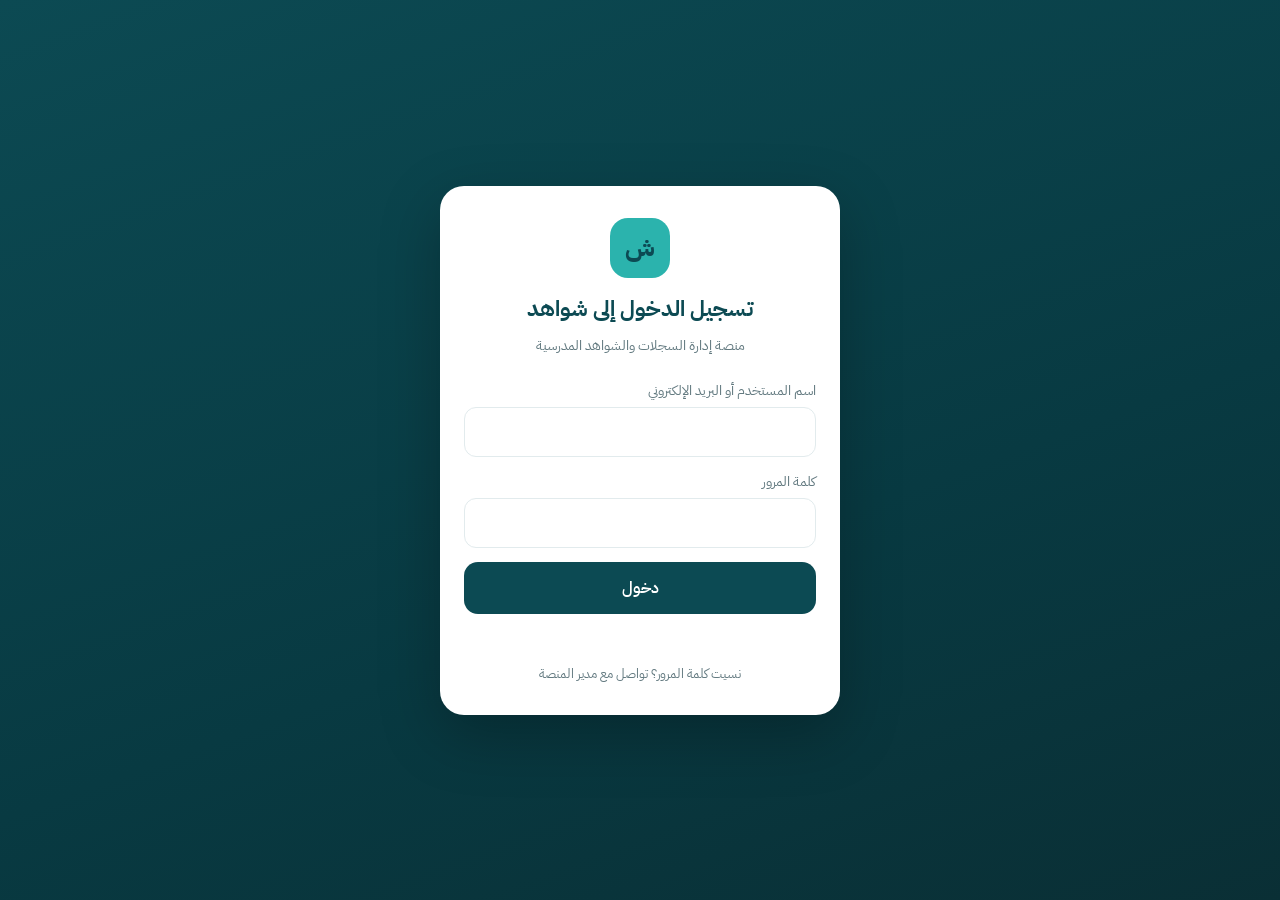
<file: claude-screens.html>
<!doctype html>
<html lang="ar" dir="rtl">
<head>
<meta charset="utf-8">
<meta name="viewport" content="width=device-width,initial-scale=1,viewport-fit=cover">
<title>شواهد — تسجيل الدخول والمدارس والمستخدمون</title>
<link rel="preconnect" href="https://fonts.googleapis.com">
<link href="https://fonts.googleapis.com/css2?family=IBM+Plex+Sans+Arabic:wght@400;500;600;700&display=swap" rel="stylesheet">
<style>
*{box-sizing:border-box}
:root{--p:#0c4a53;--p2:#083a42;--t:#2bb3ad;--tl:#e6f6f5;--bg:#f2f5f6;--c:#fff;--tx:#13272c;--m:#637a80;--b:#e2ebed;--sh:0 1px 2px rgba(12,74,83,.05),0 8px 24px rgba(12,74,83,.07)}
html,body{margin:0;background:var(--bg);color:var(--tx);font-family:'IBM Plex Sans Arabic',system-ui,sans-serif;-webkit-text-size-adjust:100%}
body{min-height:100dvh;overflow-x:hidden}
button,input,select{font:inherit}
/* تسجيل الدخول */
.login{min-height:100dvh;display:grid;place-items:center;padding:24px 16px;background:linear-gradient(160deg,var(--p),var(--p2) 60%,#0a2f35);padding-top:calc(24px + env(safe-area-inset-top));padding-bottom:calc(24px + env(safe-area-inset-bottom))}
.lcard{background:#fff;border-radius:24px;padding:32px 24px;width:100%;max-width:400px;box-shadow:0 20px 60px rgba(0,0,0,.25)}
.lbrand{display:flex;flex-direction:column;align-items:center;gap:10px;margin-bottom:24px;text-align:center}
.lbrand .logo{width:60px;height:60px;border-radius:18px;background:var(--t);display:grid;place-items:center;color:var(--p);font-weight:700;font-size:26px}
.lbrand h1{font-size:22px;margin:4px 0 0;color:var(--p)}
.lbrand p{margin:0;color:var(--m);font-size:14px}
.field{display:flex;flex-direction:column;gap:6px;margin-bottom:14px;font-size:14px;color:var(--m)}
.field input{border:1px solid var(--b);border-radius:12px;padding:0 14px;min-height:50px;font-size:16px;color:var(--tx);background:#fff}
.field input:focus{outline:2px solid var(--t);border-color:transparent}
.btn{width:100%;min-height:52px;border:0;border-radius:14px;background:var(--p);color:#fff;font-weight:600;font-size:16px;cursor:pointer}
.btn:disabled,.btn[disabled]{background:#c9d6da;cursor:not-allowed}
.lnote{margin-top:14px;font-size:13px;color:var(--m);text-align:center;min-height:20px}
.lfoot{margin-top:16px;text-align:center;font-size:13px;color:var(--m)}
/* لوحة المدارس والمستخدمين */
.shell{display:none;min-height:100dvh}
.shell.on{display:block}
.top{background:var(--p);color:#fff;padding:14px 16px;padding-top:calc(14px + env(safe-area-inset-top));display:flex;justify-content:space-between;align-items:center;gap:10px}
.top b{font-size:17px}
.wrap{max-width:980px;margin:0 auto;padding:18px 14px calc(40px + env(safe-area-inset-bottom))}
.tabs{display:flex;gap:6px;background:#fff;border:1px solid var(--b);border-radius:14px;padding:5px;margin-bottom:14px}
.tabs button{flex:1;border:0;background:transparent;border-radius:10px;padding:10px;min-height:44px;cursor:pointer;color:var(--m)}
.tabs button.on{background:var(--tl);color:var(--p);font-weight:600}
.bar{display:flex;gap:10px;flex-wrap:wrap;align-items:center;margin-bottom:14px}
.bar input{flex:1;min-width:180px;min-height:46px;border:1px solid var(--b);border-radius:12px;padding:0 14px;background:#fff}
.bar .btn{width:auto;padding:0 18px;min-height:46px}
.card{background:#fff;border:1px solid var(--b);border-radius:18px;box-shadow:var(--sh);padding:16px;margin-bottom:10px;display:flex;justify-content:space-between;align-items:center;gap:12px}
.card b{display:block}
.card small{color:var(--m)}
.pill{font-size:12px;padding:3px 10px;border-radius:99px;background:var(--tl);color:var(--p);white-space:nowrap}
.empty{background:#fff;border:1px dashed #c9d6da;border-radius:18px;padding:36px 18px;text-align:center;color:var(--m)}
.empty b{display:block;color:var(--tx);margin-bottom:6px;font-size:17px}
.note{font-size:13px;color:var(--m);margin:12px 2px 0}
@media (min-width:720px){.card{padding:18px 20px}}
</style>
</head>
<body>

<!-- شاشة تسجيل الدخول: واجهة فقط، ولا تغيّر منطق المصادقة الحالي -->
<section class="login" id="loginScreen">
  <form class="lcard" id="loginForm" autocomplete="on">
    <div class="lbrand">
      <div class="logo">ش</div>
      <h1>تسجيل الدخول إلى شواهد</h1>
      <p>منصة إدارة السجلات والشواهد المدرسية</p>
    </div>
    <label class="field">اسم المستخدم أو البريد الإلكتروني
      <input name="user" type="text" autocomplete="username" required>
    </label>
    <label class="field">كلمة المرور
      <input name="pass" type="password" autocomplete="current-password" required>
    </label>
    <button class="btn" type="submit" id="loginBtn">دخول</button>
    <div class="lnote" id="loginNote"></div>
    <div class="lfoot">نسيت كلمة المرور؟ تواصل مع مدير المنصة</div>
  </form>
</section>

<!-- شاشة المدارس والمستخدمين -->
<section class="shell" id="adminScreen">
  <header class="top"><b>شواهد</b><span id="who"></span></header>
  <div class="wrap">
    <div class="tabs" role="tablist">
      <button class="on" data-tab="schools" type="button">المدارس</button>
      <button data-tab="users" type="button">المستخدمون</button>
    </div>
    <div class="bar">
      <input type="search" id="q" placeholder="ابحث بالاسم" aria-label="بحث">
      <button class="btn" id="addBtn" type="button" disabled>إضافة</button>
    </div>
    <div id="list"></div>
    <p class="note">زر الإضافة يُفعَّل فقط عند توفر صلاحية الإدارة في النظام.</p>
  </div>
</section>

<script>
const $ = s => document.querySelector(s);
const esc = s => String(s ?? '').replace(/[&<>"']/g, c => ({'&':'&amp;','<':'&lt;','>':'&gt;','"':'&quot;',"'":'&#39;'}[c]));

// لا توجد بيانات وهمية. للدمج: ShawahidScreens.setData({schools, users, canManage, user})
const D = {schools:[], users:[], canManage:false, user:{name:'', role:''}};
let tab = 'schools';

function renderList(){
  const q = $('#q').value.trim();
  const items = (tab === 'schools' ? D.schools : D.users)
    .filter(x => !q || String(x.name).includes(q));
  $('#addBtn').disabled = !D.canManage;
  $('#addBtn').textContent = tab === 'schools' ? 'إضافة مدرسة' : 'إضافة مستخدم';
  if (!items.length){
    $('#list').innerHTML = `<div class="empty"><b>${tab === 'schools' ? 'لا توجد مدارس بعد' : 'لا يوجد مستخدمون بعد'}</b>${q ? 'لا توجد نتائج مطابقة للبحث.' : 'ستظهر القائمة هنا عند توفر البيانات.'}</div>`;
    return;
  }
  $('#list').innerHTML = items.map(x => `
    <div class="card">
      <div><b>${esc(x.name)}</b><small>${esc(tab === 'schools' ? (x.city || '') : (x.roleLabel || ''))}</small></div>
      <span class="pill">${esc(x.status || 'نشط')}</span>
    </div>`).join('');
}

document.querySelectorAll('[data-tab]').forEach(b => b.onclick = () => {
  tab = b.dataset.tab;
  document.querySelectorAll('[data-tab]').forEach(x => x.classList.toggle('on', x === b));
  renderList();
});
$('#q').oninput = renderList;

$('#loginForm').onsubmit = e => {
  e.preventDefault();
  // ربط المصادقة الفعلي يتم عبر النظام الحالي فقط
  $('#loginNote').textContent = 'ربط تسجيل الدخول غير مفعّل في هذا التصميم.';
};

window.ShawahidScreens = {
  showLogin(){ $('#loginScreen').style.display = ''; $('#adminScreen').classList.remove('on'); },
  showAdmin(){ $('#loginScreen').style.display = 'none'; $('#adminScreen').classList.add('on'); $('#who').textContent = D.user.name || ''; renderList(); },
  setData(data){ Object.assign(D, data); renderList(); }
};
ShawahidScreens.showLogin();
</script>
</body>
</html>
</file>
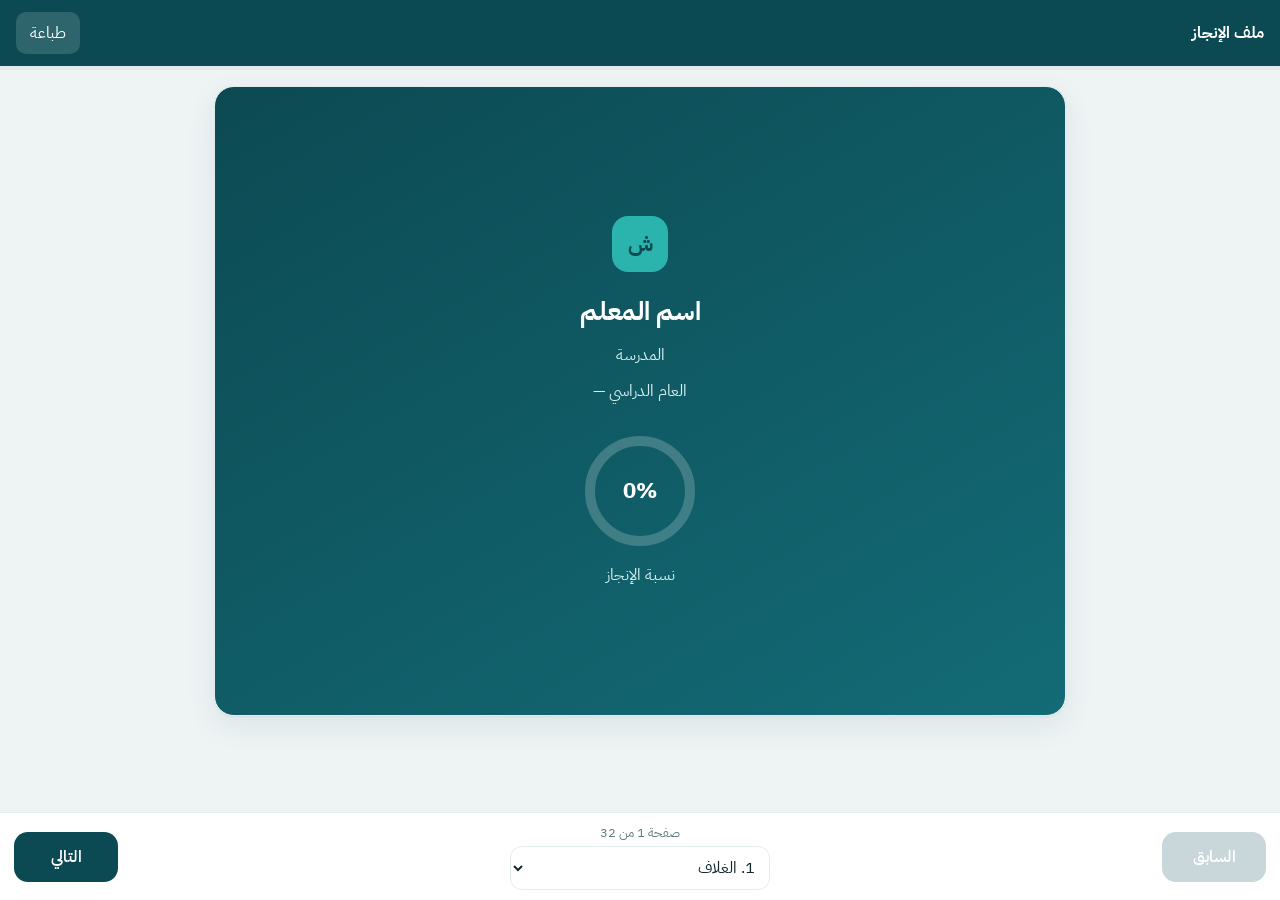
<file: claude-teacher-file.html>
<!doctype html>
<html lang="ar" dir="rtl">
<head>
<meta charset="utf-8">
<meta name="viewport" content="width=device-width,initial-scale=1,viewport-fit=cover">
<title>شواهد — ملف المعلم الإلكتروني</title>
<link rel="preconnect" href="https://fonts.googleapis.com">
<link href="https://fonts.googleapis.com/css2?family=IBM+Plex+Sans+Arabic:wght@400;500;600;700&display=swap" rel="stylesheet">
<style>
*{box-sizing:border-box}
:root{--p:#0c4a53;--p2:#083a42;--t:#2bb3ad;--tl:#e6f6f5;--bg:#eef3f4;--c:#fff;--tx:#13272c;--m:#637a80;--b:#e2ebed;--warn:#c2410c;--ok:#15803d}
html,body{margin:0;background:var(--bg);color:var(--tx);font-family:'IBM Plex Sans Arabic',system-ui,sans-serif;-webkit-text-size-adjust:100%}
body{overflow-x:hidden;min-height:100dvh;display:flex;flex-direction:column}
button,input,select,textarea{font:inherit}
.bar{display:flex;justify-content:space-between;align-items:center;gap:10px;padding:12px 16px;padding-top:calc(12px + env(safe-area-inset-top));background:var(--p);color:#fff}
.bar b{font-size:16px}
.bar button{background:rgba(255,255,255,.14);color:#fff;border:0;border-radius:10px;padding:9px 14px;cursor:pointer;min-height:40px}
.prog{height:4px;background:var(--b)}
.prog i{display:block;height:100%;width:0;background:var(--t);transition:width .3s}
#book{flex:1;width:100%;max-width:880px;margin:0 auto;padding:16px 14px 24px}
.pg{display:none;background:var(--c);border-radius:20px;box-shadow:0 1px 2px rgba(12,74,83,.06),0 10px 30px rgba(12,74,83,.08);border:1px solid var(--b);min-height:60vh;padding:26px 22px;animation:in .22s ease}
.pg.on{display:block}
.pg:not(.on){display:none!important}
.pg.cover.on{display:flex;flex-direction:column}

@keyframes in{from{opacity:0;transform:translateX(12px)}to{opacity:1;transform:none}}
.cover{background:linear-gradient(150deg,var(--p),#136b76);color:#fff;text-align:center;padding:48px 22px;display:flex;flex-direction:column;align-items:center;justify-content:center;gap:12px;min-height:70vh}
.cover h1{font-size:26px;margin:8px 0 0}
.cover p{margin:0;color:#d4eeef}
.cover .ring{width:120px;height:120px;position:relative;margin-top:16px}
.cover .ring svg{width:120px;height:120px;transform:rotate(-90deg)}
.cover .ring b{position:absolute;inset:0;display:grid;place-items:center;font-size:22px}
.logo{width:56px;height:56px;border-radius:16px;background:var(--t);display:grid;place-items:center;font-weight:700;font-size:22px;color:var(--p)}
.div{min-height:52vh;display:flex;flex-direction:column;align-items:center;justify-content:center;text-align:center;background:linear-gradient(180deg,var(--tl),#fff);border-radius:14px}
.div small{color:var(--m);letter-spacing:.5px}
.div h2{font-size:28px;margin:8px 0;color:var(--p)}
.div p{color:var(--m);margin:0}
h2.t{font-size:20px;margin:0 0 14px;color:var(--p)}
h3{font-size:16px;margin:22px 0 10px;color:var(--p)}
.field{display:flex;flex-direction:column;gap:6px;margin-bottom:14px;font-size:14px;color:var(--m)}
.field input,.field textarea{border:1px solid var(--b);border-radius:12px;padding:12px;font-size:15px;color:var(--tx);background:#fff;min-height:48px;width:100%}
.field textarea{min-height:110px;resize:vertical}
.field input:focus,.field textarea:focus{outline:2px solid var(--t);border-color:transparent}
.idx{list-style:none;padding:0;margin:0;display:flex;flex-direction:column;gap:6px}
.idx button{width:100%;display:flex;justify-content:space-between;align-items:center;gap:10px;background:#f7fafb;border:1px solid var(--b);border-radius:12px;padding:12px 14px;min-height:50px;cursor:pointer;color:var(--tx);text-align:start}
.idx .dot{width:10px;height:10px;border-radius:50%;flex:none;background:#c9d6da}
.idx .dot.review{background:var(--t)}
.idx .dot.approved{background:var(--ok)}
.idx .dot.draft{background:#c9d6da}
.idx small{color:var(--m);font-size:12.5px}
.rh small{color:var(--m)}
.rh h2{font-size:22px;margin:4px 0 16px;color:var(--p)}
.seg{display:flex;gap:6px;background:#f2f6f7;padding:5px;border-radius:14px;margin-bottom:8px;flex-wrap:wrap}
.seg button{flex:1;min-width:110px;border:0;background:transparent;border-radius:10px;padding:10px;cursor:pointer;color:var(--m);min-height:44px}
.seg button.on{background:#fff;color:var(--p);font-weight:600;box-shadow:0 1px 4px rgba(12,74,83,.12)}
.note,.off{font-size:13px;color:var(--m);margin:6px 0 0}
.off{background:#f7fafb;border:1px dashed #c9d6da;border-radius:12px;padding:14px;text-align:center}
.files{display:grid;grid-template-columns:repeat(auto-fill,minmax(150px,1fr));gap:10px;margin-top:10px}
.fi{border:1px solid var(--b);border-radius:12px;overflow:hidden;background:#fff}
.fi img{width:100%;height:110px;object-fit:cover;display:block}
.fi .fb{padding:10px;font-size:13px}
.fi a{color:var(--p);font-weight:600;text-decoration:none}
.fi .tp{display:inline-block;font-size:11px;background:var(--tl);color:var(--p);padding:2px 8px;border-radius:99px;margin-bottom:4px}
.sum{display:grid;grid-template-columns:repeat(3,1fr);gap:10px;margin-bottom:16px}
.sum div{background:#f7fafb;border:1px solid var(--b);border-radius:14px;padding:14px;text-align:center}
.sum b{display:block;font-size:24px;color:var(--p)}
.sum small{color:var(--m);font-size:12.5px}
.navf{position:sticky;bottom:0;background:rgba(255,255,255,.96);backdrop-filter:blur(8px);border-top:1px solid var(--b);padding:10px 14px calc(10px + env(safe-area-inset-bottom));display:flex;gap:10px;align-items:center;justify-content:space-between}
.navf button{background:var(--p);color:#fff;border:0;border-radius:14px;padding:0 16px;min-height:50px;min-width:104px;cursor:pointer;font-weight:600}
.navf button:disabled{background:#c9d6da;cursor:default}
.jump{display:flex;flex-direction:column;align-items:center;gap:4px;min-width:0;flex:1}
.jump #pno{font-size:13px;color:var(--m)}
.jump select{width:100%;max-width:260px;min-height:44px;border:1px solid var(--b);border-radius:12px;padding:0 10px;background:#fff;color:var(--tx)}
@media (prefers-reduced-motion:reduce){.pg{animation:none}.prog i{transition:none}}
@media (max-width:520px){.sum{grid-template-columns:1fr 1fr 1fr}.sum b{font-size:20px}.navf button{min-width:90px;padding:0 10px}}
@media print{
  .bar,.prog,.navf{display:none!important}
  body{background:#fff}
  #book{max-width:none;padding:0}
  .pg{display:none;box-shadow:none;border:0;break-after:page;min-height:auto;animation:none}
  body.printall .pg{display:block}
  .seg,.field input,.field textarea{border:1px solid #999}
}
</style>
</head>
<body>

<header class="bar">
  <b>ملف الإنجاز</b>
  <button id="printBtn" type="button">طباعة</button>
</header>
<div class="prog" aria-hidden="true"><i id="progBar"></i></div>

<main id="book"></main>

<footer class="navf">
  <button id="prev" type="button">السابق</button>
  <div class="jump">
    <span id="pno"></span>
    <select id="jump" aria-label="الانتقال إلى صفحة"></select>
  </div>
  <button id="next" type="button">التالي</button>
</footer>

<script>
const $ = s => document.querySelector(s);
const esc = s => String(s ?? '').replace(/[&<>"']/g, c => ({'&':'&amp;','<':'&lt;','>':'&gt;','"':'&quot;',"'":'&#39;'}[c]));
const LBL = {draft:'مسودة', review:'جاهز للمراجعة', approved:'معتمد'};
const SEC = ['القسم الأول','القسم الثاني','القسم الثالث','القسم الرابع'];

// الحالة في الذاكرة فقط. للدمج: استدعِ TeacherFile.load(data) ببيانات المعلم وسجلاته الحقيقية من النظام.
// الاعتماد والرفع يُفعَّلان فقط عند توفر الوظيفة في النظام.
const S = {
  teacher: {name:'', school:'', year:''},
  approval: false,
  uploads: false,
  page: 0,
  records: Array.from({length:24}, (_, i) => ({id:i+1, title:'السجل ' + (i+1), status:'draft', desc:'', notes:'', files:[]}))
};

function buildPages(){
  const p = [{t:'cover'}, {t:'profile'}, {t:'index'}];
  for (let s = 0; s < 4; s++){
    p.push({t:'div', s});
    for (let j = 0; j < 6; j++) p.push({t:'rec', r: s*6 + j});
  }
  p.push({t:'sum'});
  return p;
}
const P = buildPages();

const doneCount = () => S.records.filter(r => r.status === 'review' || r.status === 'approved').length;
const pct = () => Math.round(doneCount() / 24 * 100);

function coverHTML(){
  const v = pct();
  const C = 2*Math.PI*50;
  return `<div class="pg cover"><div class="logo">ش</div>
    <h1>${esc(S.teacher.name) || 'اسم المعلم'}</h1>
    <p>${esc(S.teacher.school) || 'المدرسة'}</p>
    <p>العام الدراسي ${esc(S.teacher.year) || '—'}</p>
    <div class="ring"><svg viewBox="0 0 120 120"><circle cx="60" cy="60" r="50" fill="none" stroke="rgba(255,255,255,.2)" stroke-width="10"/><circle cx="60" cy="60" r="50" fill="none" stroke="#2bb3ad" stroke-width="10" stroke-dasharray="${C*v/100} ${C}"/></svg><b>${v}%</b></div>
    <p>نسبة الإنجاز</p></div>`;
}

function profileHTML(){
  const t = S.teacher;
  return `<div class="pg" data-i="1"><h2 class="t">الملف الشخصي</h2>
    <label class="field">الاسم<input data-p="name" value="${esc(t.name)}" placeholder="الاسم الكامل"></label>
    <label class="field">المدرسة<input data-p="school" value="${esc(t.school)}" placeholder="اسم المدرسة"></label>
    <label class="field">العام الدراسي<input data-p="year" value="${esc(t.year)}" placeholder="مثال: 1447هـ"></label></div>`;
}

function indexHTML(){
  const items = S.records.map((r, i) => {
    const page = P.findIndex(p => p.t === 'rec' && p.r === i);
    return `<li><button type="button" data-go="${page}"><span><span class="dot ${r.status}"></span> ${i+1}. ${esc(r.title)}</span><small>ص ${page+1}</small></button></li>`;
  }).join('');
  return `<div class="pg" data-i="2"><h2 class="t">فهرس السجلات</h2><ol class="idx">${items}</ol></div>`;
}

function divHTML(p){
  return `<div class="pg" data-i="${P.indexOf(p)}"><div class="div"><small>${SEC[p.s]}</small><h2>السجلات ${p.s*6+1} إلى ${p.s*6+6}</h2><p>${p.s === 0 ? 'ابدأ من هنا' : ''}</p></div></div>`;
}

function recHTML(p, i){
  const r = S.records[p.r];
  const statuses = ['draft','review', ...(S.approval ? ['approved'] : [])];
  const files = r.files.map(f => f.type === 'image'
    ? `<div class="fi"><img src="${esc(f.url)}" alt="${esc(f.name)}"><div class="fb">${esc(f.name)}</div></div>`
    : `<div class="fi"><div class="fb"><span class="tp">${f.type === 'pdf' ? 'PDF' : 'رابط'}</span><br><a href="${esc(f.url)}" target="_blank" rel="noopener">${esc(f.name)}</a></div></div>`).join('');
  return `<div class="pg" data-i="${i}">
    <div class="rh"><small>السجل ${r.id} من 24</small><h2>${esc(r.title)}</h2></div>
    <div class="seg">${statuses.map(s => `<button type="button" class="${r.status===s?'on':''}" data-st="${s}" data-r="${p.r}">${LBL[s]}</button>`).join('')}</div>
    ${S.approval ? '' : '<p class="note">حالة "معتمد" تظهر عند توفر خاصية الاعتماد.</p>'}
    <label class="field" style="margin-top:16px">وصف الإنجاز<textarea data-f="desc" data-r="${p.r}" placeholder="اكتب وصف ما أنجزته في هذا السجل">${esc(r.desc)}</textarea></label>
    <label class="field">ملاحظات<textarea data-f="notes" data-r="${p.r}" placeholder="ملاحظات خاصة بالسجل">${esc(r.notes)}</textarea></label>
    <h3>المرفقات والشواهد</h3>
    ${S.uploads ? '' : '<div class="off">رفع الشواهد غير مفعّل بعد.</div>'}
    ${files ? `<div class="files">${files}</div>` : (S.uploads ? '<div class="off">لا توجد شواهد مرفوعة لهذا السجل.</div>' : '')}
  </div>`;
}

function sumHTML(){
  const c = {draft:0, review:0, approved:0};
  S.records.forEach(r => c[r.status]++);
  return `<div class="pg" data-i="${P.length-1}"><h2 class="t">ملخص السجلات</h2>
    <div class="sum">
      <div><b>${c.draft}</b><small>مسودة</small></div>
      <div><b>${c.review}</b><small>جاهز للمراجعة</small></div>
      <div><b>${c.approved}</b><small>معتمد</small></div>
    </div>
    <p class="note">نسبة الإنجاز: ${pct()}%</p></div>`;
}

function renderAll(){
  $('#book').innerHTML = P.map((p, i) => {
    if (p.t === 'cover') return coverHTML().replace('class="pg cover"', `class="pg cover" data-i="0"`);
    if (p.t === 'profile') return profileHTML();
    if (p.t === 'index') return indexHTML();
    if (p.t === 'div') return divHTML(p);
    if (p.t === 'rec') return recHTML(p, i);
    if (p.t === 'sum') return sumHTML();
  }).join('');
  show(S.page);
  $('#progBar').style.width = pct() + '%';
}

function label(i){
  const p = P[i];
  if (p.t === 'cover') return 'الغلاف';
  if (p.t === 'profile') return 'الملف الشخصي';
  if (p.t === 'index') return 'الفهرس';
  if (p.t === 'div') return SEC[p.s];
  if (p.t === 'rec') return `السجل ${p.r+1}: ${S.records[p.r].title}`;
  return 'الملخص';
}

function show(i){
  S.page = Math.max(0, Math.min(P.length-1, i));
  document.querySelectorAll('.pg').forEach(el => el.classList.toggle('on', Number(el.dataset.i) === S.page));
  $('#pno').textContent = `صفحة ${S.page+1} من ${P.length}`;
  $('#jump').value = S.page;
  $('#prev').disabled = S.page === 0;
  $('#next').disabled = S.page === P.length-1;
  window.scrollTo({top:0, behavior:'instant'});
}

function fillJump(){
  $('#jump').innerHTML = P.map((_, i) => `<option value="${i}">${i+1}. ${esc(label(i))}</option>`).join('');
}

// الأحداث
$('#prev').onclick = () => show(S.page-1);
$('#next').onclick = () => show(S.page+1);
$('#jump').onchange = e => show(Number(e.target.value));
document.addEventListener('keydown', e => {
  if (e.target.matches('input,textarea,select')) return;
  if (e.key === 'ArrowLeft') show(S.page+1);   // في الترتيب العربي، الصفحة التالية على اليسار
  if (e.key === 'ArrowRight') show(S.page-1);
});

let tx = 0;
const book = $('#book');
book.addEventListener('touchstart', e => tx = e.touches[0].clientX, {passive:true});
book.addEventListener('touchend', e => {
  const dx = e.changedTouches[0].clientX - tx;
  if (Math.abs(dx) < 60) return;
  show(dx < 0 ? S.page+1 : S.page-1);
}, {passive:true});

book.addEventListener('click', e => {
  const go = e.target.closest('[data-go]');
  if (go) return show(Number(go.dataset.go));
  const st = e.target.closest('[data-st]');
  if (st){
    S.records[Number(st.dataset.r)].status = st.dataset.st;
    renderAll();
  }
});
book.addEventListener('input', e => {
  const el = e.target;
  if (el.dataset.f){
    S.records[Number(el.dataset.r)][el.dataset.f] = el.value;
  } else if (el.dataset.p){
    S.teacher[el.dataset.p] = el.value;
    const c = document.querySelector('.cover h1');
    if (el.dataset.p === 'name' && c) c.textContent = el.value || 'اسم المعلم';
  }
});

$('#printBtn').onclick = () => {
  document.body.classList.add('printall');
  window.print();
};
window.addEventListener('afterprint', () => document.body.classList.remove('printall'));

// للدمج مع المنصة: TeacherFile.load({teacher, records, approval, uploads})
window.TeacherFile = {
  load(data){
    if (data.teacher) Object.assign(S.teacher, data.teacher);
    if (data.records) S.records = data.records;
    if (typeof data.approval === 'boolean') S.approval = data.approval;
    if (typeof data.uploads === 'boolean') S.uploads = data.uploads;
    renderAll();
    fillJump();
  },
  state: S
};

fillJump();
renderAll();
</script>
</body>
</html>
</file>
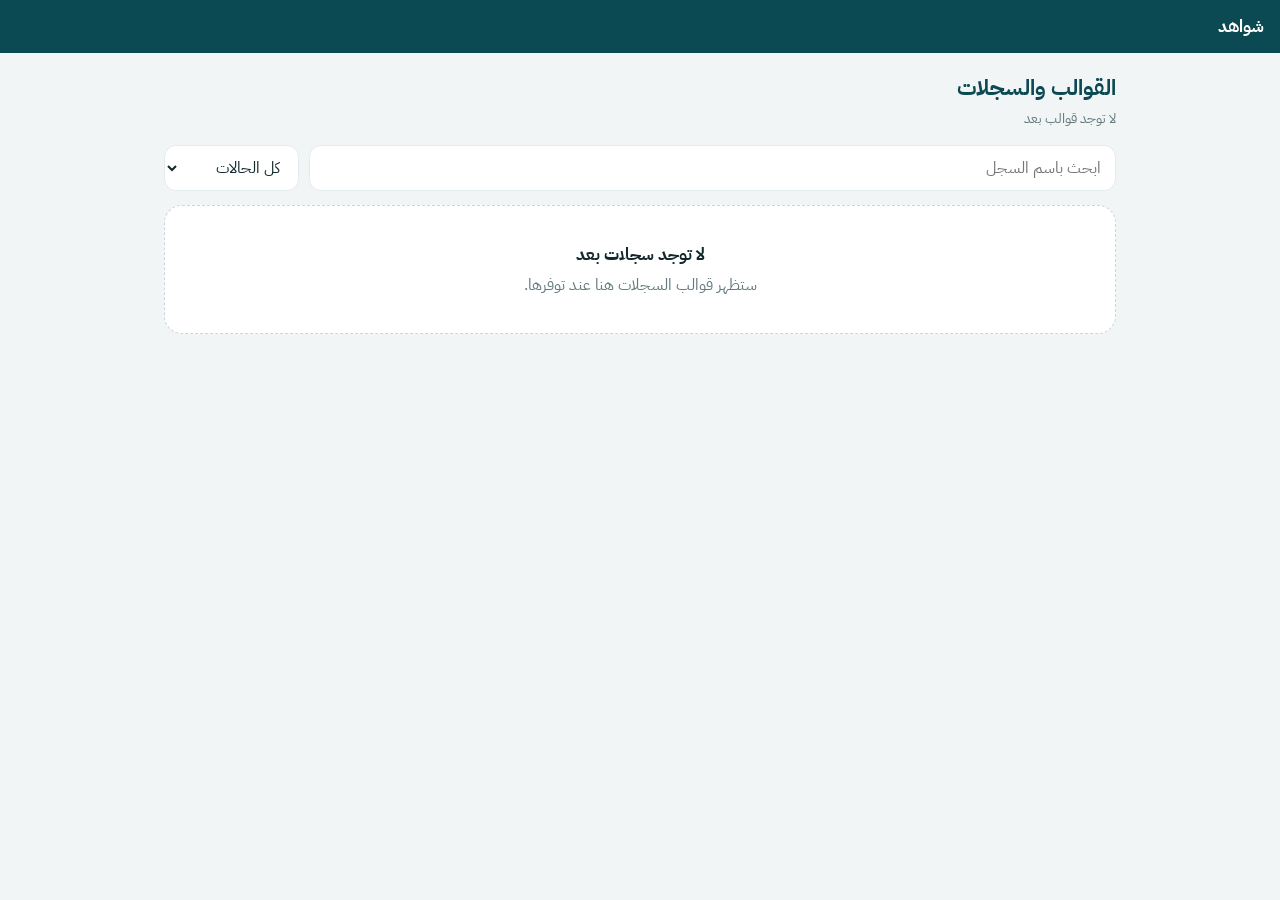
<file: claude-templates.html>
<!doctype html>
<html lang="ar" dir="rtl">
<head>
<meta charset="utf-8">
<meta name="viewport" content="width=device-width,initial-scale=1,viewport-fit=cover">
<title>شواهد — القوالب والسجلات</title>
<link rel="preconnect" href="https://fonts.googleapis.com">
<link href="https://fonts.googleapis.com/css2?family=IBM+Plex+Sans+Arabic:wght@400;500;600;700&display=swap" rel="stylesheet">
<style>
*{box-sizing:border-box}
:root{--p:#0c4a53;--p2:#083a42;--t:#2bb3ad;--tl:#e6f6f5;--bg:#f2f5f6;--c:#fff;--tx:#13272c;--m:#637a80;--b:#e2ebed;--warn:#c2410c;--ok:#15803d;--sh:0 1px 2px rgba(12,74,83,.05),0 8px 24px rgba(12,74,83,.07)}
html,body{margin:0;background:var(--bg);color:var(--tx);font-family:'IBM Plex Sans Arabic',system-ui,sans-serif;-webkit-text-size-adjust:100%}
body{min-height:100dvh;overflow-x:hidden}
button,input,select,textarea{font:inherit}
.top{background:var(--p);color:#fff;padding:14px 16px;padding-top:calc(14px + env(safe-area-inset-top));display:flex;justify-content:space-between;align-items:center;gap:10px}
.top b{font-size:17px}
.top button{background:rgba(255,255,255,.14);color:#fff;border:0;border-radius:10px;padding:0 14px;min-height:40px;cursor:pointer;display:none}
.top button.show{display:inline-block}
.wrap{max-width:980px;margin:0 auto;padding:18px 14px calc(40px + env(safe-area-inset-bottom))}
h1{font-size:22px;margin:0 0 4px;color:var(--p)}
.sub{color:var(--m);font-size:14px;margin:0 0 16px}
.bar{display:flex;gap:10px;flex-wrap:wrap;margin-bottom:14px}
.bar input,.bar select{min-height:46px;border:1px solid var(--b);border-radius:12px;padding:0 14px;background:#fff;color:var(--tx)}
.bar input{flex:1;min-width:180px}
.grid{display:grid;grid-template-columns:1fr;gap:10px}
.rec{background:#fff;border:1px solid var(--b);border-radius:18px;box-shadow:var(--sh);padding:16px;display:flex;justify-content:space-between;align-items:center;gap:12px;text-align:start;cursor:pointer;width:100%;color:var(--tx);min-height:64px}
.rec b{display:block}
.rec small{color:var(--m)}
.pill{font-size:12px;padding:3px 10px;border-radius:99px;background:var(--tl);color:var(--p);white-space:nowrap}
.pill.review{background:#dff4f2;color:#0a6b66}
.pill.approved{background:#e3f4e8;color:var(--ok)}
.empty{background:#fff;border:1px dashed #c9d6da;border-radius:18px;padding:36px 18px;text-align:center;color:var(--m)}
.empty b{display:block;color:var(--tx);margin-bottom:6px;font-size:17px}
.card{background:#fff;border:1px solid var(--b);border-radius:18px;box-shadow:var(--sh);padding:18px;margin-bottom:14px}
.seg{display:flex;gap:6px;background:#f2f6f7;padding:5px;border-radius:14px;flex-wrap:wrap}
.seg button{flex:1;min-width:110px;border:0;background:transparent;border-radius:10px;padding:10px;cursor:pointer;color:var(--m);min-height:44px}
.seg button.on{background:#fff;color:var(--p);font-weight:600;box-shadow:0 1px 4px rgba(12,74,83,.12)}
.field{display:flex;flex-direction:column;gap:6px;margin-top:14px;font-size:14px;color:var(--m)}
.field textarea{border:1px solid var(--b);border-radius:12px;padding:12px;min-height:110px;resize:vertical;color:var(--tx);background:#fff}
.field textarea:focus{outline:2px solid var(--t);border-color:transparent}
h3{font-size:16px;margin:20px 0 10px;color:var(--p)}
.off{background:#f7fafb;border:1px dashed #c9d6da;border-radius:12px;padding:14px;text-align:center;color:var(--m);font-size:14px}
.files{display:grid;grid-template-columns:repeat(auto-fill,minmax(150px,1fr));gap:10px}
.fi{border:1px solid var(--b);border-radius:12px;overflow:hidden;background:#fff}
.fi img{width:100%;height:110px;object-fit:cover;display:block}
.fi .fb{padding:10px;font-size:13px}
.fi a{color:var(--p);font-weight:600;text-decoration:none;word-break:break-word}
.tp{display:inline-block;font-size:11px;background:var(--tl);color:var(--p);padding:2px 8px;border-radius:99px;margin-bottom:4px}
.acts{display:flex;gap:8px;flex-wrap:wrap;margin-top:16px}
.acts button{min-height:44px;border:1px solid var(--b);background:#fff;border-radius:12px;padding:0 14px;color:var(--p);cursor:pointer}
.acts button[disabled]{color:#9fb3b8;cursor:not-allowed;background:#f7fafb}
.rnote{font-size:13px;color:var(--m);margin:8px 2px 0}
.hidden{display:none!important}
@media (min-width:720px){.grid{grid-template-columns:1fr 1fr}}
@media print{.top,.acts,.bar{display:none!important}.wrap{padding:0}}
</style>
</head>
<body>

<header class="top">
  <b>شواهد</b>
  <button type="button" id="backBtn">رجوع</button>
</header>

<main class="wrap">
  <!-- قائمة القوالب -->
  <section id="listView">
    <h1>القوالب والسجلات</h1>
    <p class="sub" id="countLine"></p>
    <div class="bar">
      <input type="search" id="q" placeholder="ابحث باسم السجل" aria-label="بحث">
      <select id="f" aria-label="تصفية حسب الحالة">
        <option value="all">كل الحالات</option>
        <option value="draft">مسودة</option>
        <option value="review">جاهز للمراجعة</option>
        <option value="approved">معتمد</option>
      </select>
    </div>
    <div class="grid" id="list"></div>
  </section>

  <!-- تفاصيل السجل والشواهد -->
  <section id="detailView" class="hidden">
    <div class="card">
      <small id="dNo" style="color:var(--m)"></small>
      <h1 id="dTitle"></h1>
      <div class="seg" id="dSeg" role="group" aria-label="حالة السجل"></div>
      <label class="field">وصف الإنجاز<textarea id="dDesc" placeholder="اكتب وصف ما أنجزته في هذا السجل"></textarea></label>
      <label class="field">ملاحظات<textarea id="dNotes" placeholder="ملاحظات خاصة بالسجل"></textarea></label>
      <div class="acts">
        <button type="button" id="printBtn">طباعة السجل</button>
        <button type="button" id="exportBtn" disabled>تصدير</button>
      </div>
      <p class="rnote" id="exportNote">التصدير غير مفعّل بعد.</p>
    </div>
    <div class="card">
      <h3>المرفقات والشواهد</h3>
      <div id="uploadNote" class="off">رفع الشواهد غير مفعّل بعد.</div>
      <div id="files" class="files" style="margin-top:10px"></div>
    </div>
  </section>
</main>

<script>
const $ = s => document.querySelector(s);
const esc = s => String(s ?? '').replace(/[&<>"']/g, c => ({'&':'&amp;','<':'&lt;','>':'&gt;','"':'&quot;',"'":'&#39;'}[c]));
const LBL = {draft:'مسودة', review:'جاهز للمراجعة', approved:'معتمد'};

// لا بيانات وهمية. للدمج: ShawahidTemplates.setData({records, canApprove, canExport, canUpload})
const D = {records: [], canApprove: false, canExport: false, canUpload: false};
let cur = null;

function renderList(){
  const q = $('#q').value.trim(), f = $('#f').value;
  const items = D.records.filter(r => (!q || r.title.includes(q)) && (f === 'all' || r.status === f));
  $('#countLine').textContent = D.records.length ? `${D.records.length} سجلًا` : 'لا توجد قوالب بعد';
  if (!items.length){
    $('#list').innerHTML = `<div class="empty" style="grid-column:1/-1"><b>${D.records.length ? 'لا توجد نتائج' : 'لا توجد سجلات بعد'}</b>${D.records.length ? 'جرّب تغيير البحث أو التصفية.' : 'ستظهر قوالب السجلات هنا عند توفرها.'}</div>`;
    return;
  }
  $('#list').innerHTML = items.map(r => `
    <button class="rec" data-id="${r.id}" type="button">
      <div><small>السجل ${r.no}</small><b>${esc(r.title)}</b></div>
      <span class="pill ${r.status}">${LBL[r.status]}</span>
    </button>`).join('');
}

function openRecord(id){
  cur = D.records.find(r => String(r.id) === String(id));
  if (!cur) return;
  $('#listView').classList.add('hidden');
  $('#detailView').classList.remove('hidden');
  $('#backBtn').classList.add('show');
  $('#dNo').textContent = `السجل ${cur.no} من ${D.records.length}`;
  $('#dTitle').textContent = cur.title;
  $('#dDesc').value = cur.desc || '';
  $('#dNotes').value = cur.notes || '';
  const states = ['draft','review', ...(D.canApprove ? ['approved'] : [])];
  $('#dSeg').innerHTML = states.map(s => `<button type="button" class="${cur.status===s?'on':''}" data-st="${s}">${LBL[s]}</button>`).join('');
  $('#exportBtn').disabled = !D.canExport;
  $('#exportNote').textContent = D.canExport ? '' : 'التصدير غير مفعّل بعد.';
  $('#uploadNote').classList.toggle('hidden', D.canUpload);
  const files = (cur.files || []).map(f => f.type === 'image'
    ? `<div class="fi"><img src="${esc(f.url)}" alt="${esc(f.name)}"><div class="fb">${esc(f.name)}</div></div>`
    : `<div class="fi"><div class="fb"><span class="tp">${f.type === 'pdf' ? 'PDF' : 'رابط'}</span><br><a href="${esc(f.url)}" target="_blank" rel="noopener">${esc(f.name)}</a></div></div>`).join('');
  $('#files').innerHTML = files || (D.canUpload ? '<div class="off" style="grid-column:1/-1">لا توجد شواهد مرفوعة لهذا السجل.</div>' : '');
  window.scrollTo(0, 0);
}

function showList(){
  cur = null;
  $('#detailView').classList.add('hidden');
  $('#listView').classList.remove('hidden');
  $('#backBtn').classList.remove('show');
  renderList();
}

$('#list').onclick = e => { const b = e.target.closest('[data-id]'); if (b) openRecord(b.dataset.id); };
$('#q').oninput = renderList;
$('#f').onchange = renderList;
$('#backBtn').onclick = showList;
$('#dSeg').onclick = e => {
  const b = e.target.closest('[data-st]');
  if (!b || !cur) return;
  cur.status = b.dataset.st;
  openRecord(cur.id);
};
$('#dDesc').oninput = e => { if (cur) cur.desc = e.target.value; };
$('#dNotes').oninput = e => { if (cur) cur.notes = e.target.value; };
$('#printBtn').onclick = () => window.print();

window.ShawahidTemplates = {
  setData(data){
    Object.assign(D, data);
    D.records = (D.records || []).map((r, i) => ({no: r.no ?? i+1, status: 'draft', files: [], ...r}));
    renderList();
  }
};
renderList();
</script>
</body>
</html>
</file>
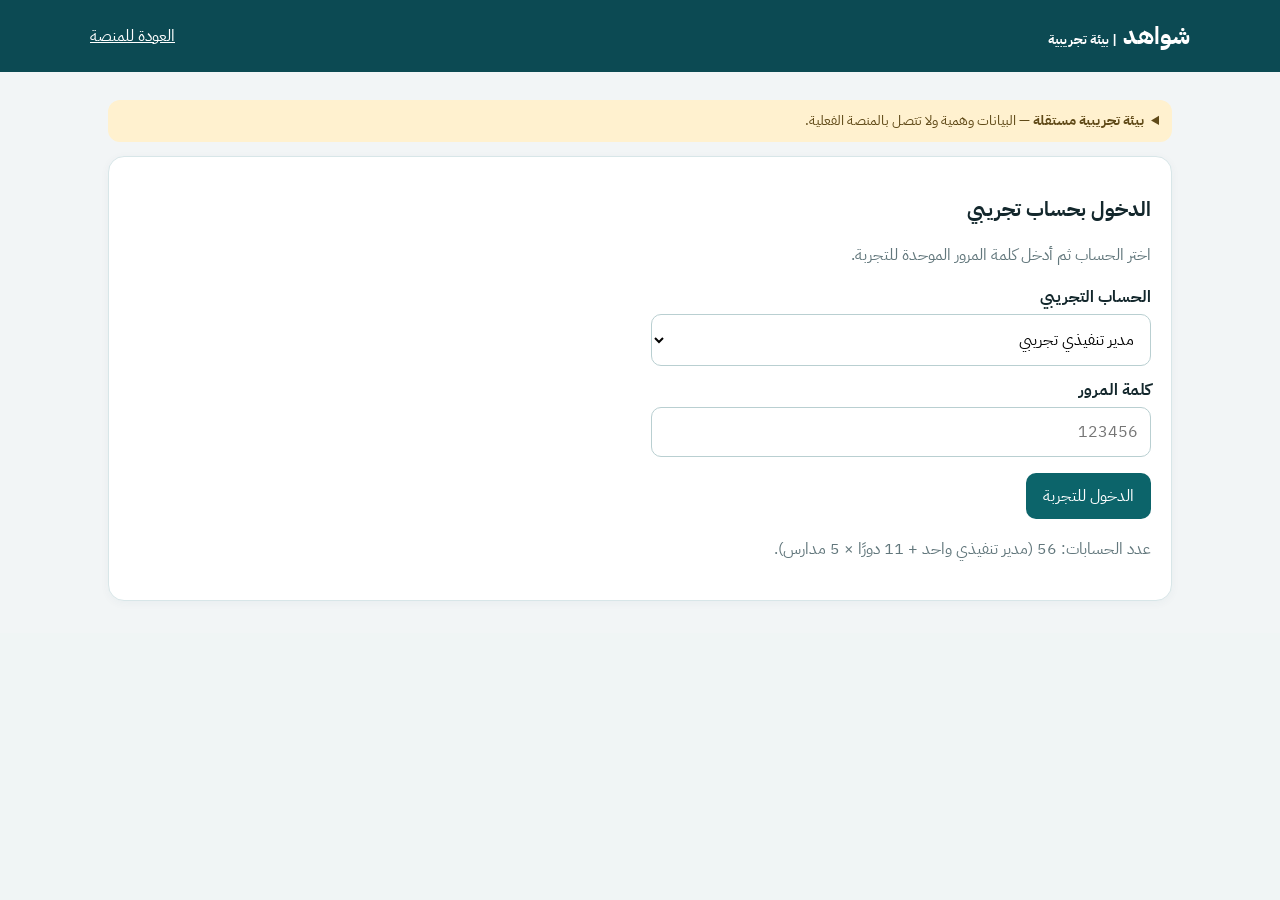
<file: demo.html>
<!doctype html><html lang="ar" dir="rtl"><head><meta charset="utf-8"><meta name="viewport" content="width=device-width,initial-scale=1,viewport-fit=cover"><title>شواهد — الحسابات التجريبية</title><link rel="stylesheet" href="shawahed-tokens.css"><style>
:root{font-family:system-ui,"IBM Plex Sans Arabic",sans-serif;color:#17333b;background:#f0f5f5}*{box-sizing:border-box}body{margin:0}main{max-width:1100px;margin:auto;padding:18px}header{background:#0c4a53;color:white;padding:18px}header>div{max-width:1100px;margin:auto;display:flex;align-items:center;justify-content:space-between;gap:12px;flex-wrap:wrap}h1{margin:0;font-size:24px}h2{font-size:20px}p{line-height:1.8}.muted{color:#62777c}.notice{background:#fff1cf;color:#604a18;padding:12px;border-radius:12px;margin:16px 0}.card{background:white;border:1px solid #d8e6e8;border-radius:16px;padding:20px;margin:14px 0;box-shadow:0 2px 10px #0c4a530b}label{display:block;font-weight:650;margin:12px 0 5px}input,select,textarea,button{font:inherit}input,select,textarea{width:100%;padding:12px;border:1px solid #b9cfd1;border-radius:10px;background:white}textarea{min-height:105px}button,.button{background:#0c646a;color:white;border:0;border-radius:10px;padding:11px 17px;cursor:pointer;text-decoration:none;display:inline-block}button.secondary,.button.secondary{background:#e7f2f2;color:#0c4a53}button:disabled{opacity:.55}nav{display:flex;gap:8px;flex-wrap:wrap;margin:12px 0}.hidden{display:none!important}.grid{display:grid;grid-template-columns:repeat(auto-fit,minmax(175px,1fr));gap:12px}.stat{padding:16px;border-radius:12px;background:#eaf5f5}.stat strong{display:block;font-size:28px;color:#075e64}.item{padding:14px;border:1px solid #d7e4e5;border-radius:12px;margin:8px 0}.item summary{cursor:pointer;font-weight:700}.tag{font-size:12px;padding:4px 9px;border-radius:20px;background:#e9f4f4;color:#075e64}.row{display:flex;gap:10px;align-items:center;justify-content:space-between;flex-wrap:wrap}.wide{max-width:500px}a{color:#0b6b72}@media(max-width:600px){main{padding:12px}.card{padding:15px}header{padding:14px}h1{font-size:21px}}@media print{header,nav,button,#login,.notice{display:none!important}.card{box-shadow:none}}

#executiveNavigation{display:flex!important;flex-wrap:nowrap!important;gap:7px!important;overflow-x:auto;-webkit-overflow-scrolling:touch;scrollbar-width:thin;position:sticky;top:0;z-index:20;background:white;padding:10px 2px;border-bottom:1px solid #d8e6e8;direction:rtl;width:100%;max-width:100%;grid-template-columns:none!important}
#executiveNavigation.hidden{display:none!important}
#executiveNavigation button{flex:0 0 auto;white-space:nowrap;padding:10px 13px;font-size:14px;border-radius:9px}
#app>.card:first-child nav{overflow-x:auto;flex-wrap:nowrap}
#app>.card:first-child nav button{flex-shrink:0;white-space:nowrap}
@media(max-width:600px){#executiveNavigation button{font-size:13px;padding:10px 12px}}

/* iPhone compact layout and accessible scrolling tabs */
#app>.card:first-child{padding:12px 14px 8px;margin-bottom:8px}
#app>.card:first-child .row{gap:5px}
#app>.card:first-child .row h2{margin:3px 0;font-size:clamp(19px,4.5vw,24px)}
#app>.card:first-child .row p{margin:2px 0 6px;line-height:1.4}
#executiveNavigation{scroll-padding-inline:14px;padding:7px 12px!important;scrollbar-width:none;scroll-snap-type:x proximity;position:relative!important;top:auto!important;margin:5px 0 0!important}
#executiveNavigation::-webkit-scrollbar{display:none}
#executiveNavigation button{scroll-snap-align:start;min-height:42px}
#executiveUnified .item{padding:10px 12px;margin:7px 0}
#executiveUnified .item p{margin:6px 0;line-height:1.5}
#executiveUnified .item progress{height:9px;margin:5px 0}
#executiveUnified>h2{margin:3px 0 8px}
#executiveUnified>.muted{margin:4px 0 10px}
@media(max-width:600px){#app>.card:first-child{padding:10px 12px 6px}#app>.card:first-child .row{align-items:center}#app>.card:first-child #exit{padding:9px 11px;font-size:14px}#executiveNavigation{margin-top:2px!important}#executiveUnified{padding:13px!important}#executiveUnified .item button{padding:8px 12px}}

/* Mobile screenshots QA: compact identity, clean horizontal tab strip */
@media(max-width:650px){
#app>.card:first-child{padding:12px!important;margin-top:8px!important;border-radius:14px}
#app>.card:first-child>.row{display:grid!important;grid-template-columns:minmax(0,1fr) auto;align-items:center!important;gap:8px!important}
#app>.card:first-child>.row>div{min-width:0}
#identity{font-size:20px!important;line-height:1.4!important;margin:0 0 3px!important}
#school{font-size:13px!important;margin:0!important;line-height:1.5!important}
#exit{font-size:13px!important;padding:9px!important;white-space:nowrap}
#executiveNavigation{padding:8px 0 4px!important;margin:9px 0 0!important;gap:6px!important;overflow-x:auto!important;overflow-y:hidden!important;border-bottom:0!important;-webkit-overflow-scrolling:touch!important;scrollbar-width:none!important}
#executiveNavigation::-webkit-scrollbar{display:none!important;height:0!important}
#executiveNavigation button{font-size:12px!important;padding:9px 12px!important;min-height:38px!important}
#app>section.card{padding:14px!important;margin-top:10px!important}
#app>section.card h2{font-size:19px!important;margin:4px 0 8px!important}
#app>section.card .item{padding:12px!important}
#app>section.card .item p{font-size:14px!important}
}
<style>
/* Keep the executive tabs accessible as the page scrolls, outside the identity card. */
#executiveNavigation{position:sticky!important;top:0!important;z-index:30!important;background:#f0f5f5!important;margin:0!important;padding:9px 3px!important;border-bottom:1px solid #d8e6e8!important;box-shadow:0 5px 12px #0c4a530a}
#executiveNavigation.hidden{display:none!important}
.demo-disclosure{margin:10px 0!important;padding:10px 13px!important}
.demo-disclosure summary{cursor:pointer;line-height:1.6;font-size:14px;list-style-position:inside}
.demo-disclosure p{font-size:14px;margin:8px 0 0}
@media(max-width:650px){#executiveNavigation{top:0!important;margin:0!important;padding:7px 0!important}#app>.card:first-child{margin-bottom:0!important}}
/* سجل واضح على الآيفون: اسم الشاهد أساسي والمعيار ثانوي */
#records details.item>summary{display:flex;align-items:flex-start;gap:9px;line-height:1.5;list-style:none;overflow-wrap:anywhere}
#records details.item>summary::-webkit-details-marker{display:none}
#records details.item>summary::before{content:'◀';font-size:12px;color:#36666b;margin-top:5px;flex:none}
#records details.item[open]>summary::before{content:'▼'}
#records .record-number{flex:none;color:#607a80;font-size:.9em}
#records .record-labels{display:flex;flex-direction:column;min-width:0;gap:3px}
#records .record-name{font-weight:750;font-size:1em}
#records .record-category{font-weight:450;color:#647c80;font-size:.77em}
@media(max-width:600px){#records details.item>summary{font-size:16px;gap:7px}#records .record-category{font-size:12px}}
</style></head><body><header><div><h1>شواهد <small style="font-size:13px">| بيئة تجريبية</small></h1><a href="index.html" style="color:white">العودة للمنصة</a></div></header><main><details class="notice demo-disclosure"><summary><b>بيئة تجريبية مستقلة</b> — البيانات وهمية ولا تتصل بالمنصة الفعلية.</summary><p>تعمل الحسابات داخل المتصفح فقط، ولا تمنح وصولًا إلى بيانات المدارس الحقيقية أو قاعدة بيانات المنصة. كلمة المرور 123456 للتجربة فقط، ولا تصلح للحسابات الفعلية.</p></details><section id="login" class="card"><h2>الدخول بحساب تجريبي</h2><p class="muted">اختر الحساب ثم أدخل كلمة المرور الموحدة للتجربة.</p><form id="loginForm" class="wide"><label for="account">الحساب التجريبي</label><select id="account" required></select><label for="password">كلمة المرور</label><input id="password" type="password" required autocomplete="off" placeholder="123456"><p id="error" role="alert"></p><button type="submit">الدخول للتجربة</button></form><p class="muted" id="count"></p></section><section id="app" class="hidden"><div class="card"><div class="row"><div><h2 id="identity"></h2><p id="school" class="muted"></p></div><button id="exit" class="secondary">تبديل الحساب</button></div><nav><button data-tab="overview">الرئيسية</button><button data-tab="records" class="secondary">ملف السجلات</button><button data-tab="tasks" class="secondary">المهام</button><button data-tab="schools" class="secondary">المدارس</button></nav></div><section id="overview" class="card"></section><section id="records" class="card hidden"></section><section id="tasks" class="card hidden"></section><section id="schools" class="card hidden"></section></section></main><script>
'use strict';
const $=id=>document.getElementById(id);
const roles=[['executive','مدير تنفيذي'],['principal','مدير مدرسة'],['teacher_vp','وكيل شؤون المعلمين'],['student_vp','وكيل شؤون الطلاب'],['academic_vp','وكيل الشؤون التعليمية'],['school_vp','وكيل الشؤون المدرسية'],['counselor','الموجّه الطلابي'],['activity','رائد النشاط'],['attendance','مسؤول الحضور والغياب'],['safety','مسؤول الأمن والسلامة'],['admin','إداري'],['teacher','معلم']];
const accounts=[{id:'exec',role:'executive',title:'مدير تنفيذي تجريبي',school:0}];
for(const [role,title] of roles.slice(1))for(let i=1;i<=5;i++)accounts.push({id:role+i,role,title:title+' '+i,school:i});
const schoolName=i=>'المدرسة التجريبية '+i;
const baseRecords={executive:['خطة الإشراف العام','متابعة المدارس الخمس','مؤشرات الأداء','محاضر الاجتماعات','تقارير التحسين'],principal:['الخطة التشغيلية','الزيارات الصفية','متابعة الأداء المدرسي','الانضباط المدرسي','خطة التحسين'],teacher_vp:['حضور المعلمين','الانتظار والمناوبة','التطوير المهني','توزيع الأنصبة','متابعة الأداء'],student_vp:['الانضباط الطلابي','الحضور والغياب','المخالفات السلوكية','التواصل مع أولياء الأمور','متابعة الحالات'],academic_vp:['متابعة التحصيل','الخطط الدراسية','الإشراف التربوي','تحليل النتائج','الخطة العلاجية'],school_vp:['المرافق والتجهيزات','الصيانة','الاحتياجات المدرسية','التشغيل اليومي','متابعة الخدمات'],counselor:['خطة التوجيه الطلابي','الحالات الطلابية','البرامج الإرشادية','التواصل مع الأسرة','التقارير'],activity:['خطة النشاط','البرامج والفعاليات','مشاركات الطلاب','توثيق الإنجازات','تقرير النشاط'],attendance:['سجل الحضور','حالات التأخر','متابعة الغياب','التنبيهات','التقارير'],safety:['خطة الإخلاء','فحص السلامة','تدريب الطوارئ','المخاطر','تقارير السلامة'],admin:['المراسلات','المعاملات','محاضر الاجتماعات','الأرشفة','المتابعة'],teacher:['الملف الشخصي','التخطيط للتدريس','تنفيذ التدريس','تقويم تعلم الطلاب','التطوير المهني','التواصل مع أولياء الأمور']};
const teacherSections=['أداء الواجبات الوظيفية','التفاعل مع المجتمع المهني','التفاعل مع أولياء الأمور','التنويع في استراتيجيات التدريس'];
const teacherRecordTitles=["الحضور والانصراف","المناوبة اليومية","الإشراف المدرسي","حصص الانتظار","المشاركة في النشاط المدرسي","المشاركة في الإذاعة المدرسية","الزيارات الصفية المتبادلة","مجتمعات التعلم المهنية","ملف النمو المهني","البرامج التدريبية","تبادل الخبرات التعليمية","تطبيق أثر التطوير المهني","الخطة الأسبوعية لأولياء الأمور","إشعارات الطلاب المتميزين","إشعارات الطلاب المتعثرين","التواصل مع أولياء الأمور","متابعة الخطط العلاجية مع الأسرة","توثيق لقاءات أولياء الأمور","التعلم التعاوني","العصف الذهني","التعلم القائم على المشروعات","حل المشكلات","التعلم بالاكتشاف","التعلم القائم على الألعاب"];
let current=null;
function readData(){try{return JSON.parse(localStorage.getItem('shawahed-demo-v1')||'{}')}catch{return {}}}
function saveData(data){try{localStorage.setItem('shawahed-demo-v1',JSON.stringify(data));return true}catch{return false}}
function recordsFor(a){return a.role==='teacher'?teacherRecordTitles.map((title,i)=>({title:teacherSections[Math.floor(i/6)]+' — '+title})):baseRecords[a.role].map(title=>({title}))}
function dataFor(a){const data=readData();return data[a.id]||{}}
function render(){const a=current;if(!a)return;$('identity').textContent=a.title;$('school').textContent=a.school?schoolName(a.school):'إشراف تجريبي على خمس مدارس';const rec=recordsFor(a),state=dataFor(a),done=rec.filter((_,i)=>state[i]?.status==='ready').length;
$('overview').replaceChildren();const h=document.createElement('h2');h.textContent='لوحة '+a.title;const stats=document.createElement('div');stats.className='grid';for(const [label,val] of [['السجلات التجريبية',rec.length],['جاهزة للمراجعة',done],['مسودة',rec.length-done],['نسبة الإنجاز',Math.round(done/rec.length*100)+'%']]){const el=document.createElement('div');el.className='stat';const l=document.createElement('span');l.textContent=label;const v=document.createElement('strong');v.textContent=val;el.append(l,v);stats.append(el)}const hint=document.createElement('p');hint.className='muted';hint.textContent='هذه أرقام تجريبية مبنية على مدخلاتك المحلية، وليست مؤشرات فعلية للمدارس.';$('overview').append(h,stats,hint);
$('records').replaceChildren();const title=document.createElement('h2');title.textContent='ملف السجلات — '+a.title;const note=document.createElement('p');note.className='muted';note.textContent='يمكن كتابة وصف وملاحظات وتغيير الحالة لتجربة سير العمل. تُحفظ البيانات محليًا على هذا الجهاز فقط، دون رفع مرفقات أو اعتماد رسمي.';$('records').append(title,note);
rec.forEach((r,i)=>{const details=document.createElement('details');details.className='item';const summary=document.createElement('summary');const parts=r.title.split(' — ');const primary=parts.length>1?parts.slice(1).join(' — '):r.title;const category=parts.length>1?parts[0]:'';const number=document.createElement('span');number.className='record-number';number.textContent=(i+1)+'.';const labels=document.createElement('span');labels.className='record-labels';const name=document.createElement('span');name.className='record-name';name.textContent=primary;labels.append(name);if(category){const group=document.createElement('small');group.className='record-category';group.textContent=category;labels.append(group)}summary.append(number,labels);const label=document.createElement('label');label.textContent='الحالة';const select=document.createElement('select');for(const [value,name] of [['draft','مسودة'],['ready','جاهز للمراجعة']])select.add(new Option(name,value));select.value=state[i]?.status||'draft';const descLabel=document.createElement('label');descLabel.textContent='وصف الإنجاز';const desc=document.createElement('textarea');desc.value=state[i]?.desc||'';const notesLabel=document.createElement('label');notesLabel.textContent='ملاحظات';const notes=document.createElement('textarea');notes.value=state[i]?.notes||'';const btn=document.createElement('button');btn.textContent='حفظ السجل التجريبي';const submit=document.createElement('button');submit.textContent='إرسال للاعتماد';submit.className='secondary';submit.style.marginInlineStart='8px';submit.hidden=a.role!=='principal';const msg=document.createElement('p');msg.setAttribute('role','status');btn.onclick=()=>{const all=readData();all[a.id]||={};all[a.id][i]={...all[a.id][i],status:select.value,desc:desc.value,notes:notes.value,submitted:select.value==='ready'&&all[a.id][i]?.submitted===true,approval:all[a.id][i]?.approval==='approved'?'approved':undefined};msg.textContent=saveData(all)?'تم الحفظ محليًا على هذا الجهاز':'تعذر الحفظ في المتصفح';const ready=rec.filter((_,j)=>all[a.id][j]?.status==='ready').length;stats.children[1].querySelector('strong').textContent=ready;stats.children[2].querySelector('strong').textContent=rec.length-ready;stats.children[3].querySelector('strong').textContent=Math.round(ready/rec.length*100)+'%'};submit.onclick=()=>{if(select.value!=='ready'){msg.textContent='غيّر الحالة إلى جاهز للمراجعة أولًا ثم احفظ السجل';return}const all=readData();all[a.id]||={};all[a.id][i]={...all[a.id][i],status:'ready',desc:desc.value,notes:notes.value,submitted:true,approval:null,approvalNote:''};msg.textContent=saveData(all)?'تم إرسال الطلب تجريبيًا إلى مركز الاعتمادات':'تعذر حفظ الطلب'};details.append(summary,label,select,descLabel,desc,notesLabel,notes,btn,submit,msg);$('records').append(details)});
$('tasks').replaceChildren();const th=document.createElement('h2');th.textContent='مهام الدور التجريبي';const p=document.createElement('p');p.className='muted';p.textContent='بنود استرشادية لتجربة التنقل وليست تكليفات رسمية.';const ul=document.createElement('ul');baseRecords[a.role].forEach(t=>{const li=document.createElement('li');li.textContent='متابعة '+t;ul.append(li)});$('tasks').append(th,p,ul);
$('schools').replaceChildren();const sh=document.createElement('h2');sh.textContent='نطاق المدارس';$('schools').append(sh);const list=a.role==='executive'?[1,2,3,4,5]:[a.school];list.forEach(i=>{const div=document.createElement('div');div.className='item';div.textContent=schoolName(i)+(a.role==='executive'?' — ضمن نطاق المدير التنفيذي التجريبي':' — مدرستك التجريبية');$('schools').append(div)});
}
function switchTab(tab){for(const id of ['overview','records','tasks','schools'])$(id).classList.toggle('hidden',id!==tab);document.querySelectorAll('[data-tab]').forEach(b=>b.classList.toggle('secondary',b.dataset.tab!==tab))}
accounts.forEach(a=>$('account').add(new Option(a.title+(a.school?' — '+schoolName(a.school):''),a.id)));$('count').textContent='عدد الحسابات: '+accounts.length+' (مدير تنفيذي واحد + 11 دورًا × 5 مدارس).';
$('loginForm').onsubmit=ev=>{ev.preventDefault();if($('password').value!=='123456'){$('error').textContent='كلمة المرور التجريبية غير صحيحة';return}current=accounts.find(a=>a.id===$('account').value);$('password').value='';$('error').textContent='';$('login').classList.add('hidden');$('app').classList.remove('hidden');render();switchTab('overview')};
$('exit').onclick=()=>{current=null;$('app').classList.add('hidden');$('login').classList.remove('hidden')};document.querySelectorAll('[data-tab]').forEach(b=>b.onclick=()=>switchTab(b.dataset.tab));
</script><script>
(function(){
const originalRender=render;
render=function(){originalRender();const active=current&&current.role==='executive';let nav=document.querySelector('[data-tab="schools"]').parentElement;let panel=document.getElementById('executivePanel');if(!panel){panel=document.createElement('section');panel.id='executivePanel';panel.className='card hidden';document.getElementById('app').append(panel);const btn=document.createElement('button');btn.textContent='متابعة المدارس والاعتمادات';btn.className='secondary';btn.id='execTab';btn.onclick=()=>{document.querySelectorAll('#app>section').forEach(x=>x.classList.add('hidden'));panel.classList.remove('hidden');nav.querySelectorAll('button').forEach(x=>x.classList.add('secondary'));btn.classList.remove('secondary')};nav.append(btn)}document.getElementById('execTab').classList.toggle('hidden',!active);if(!active){panel.classList.add('hidden');return}panel.replaceChildren();const heading=document.createElement('h2');heading.textContent='متابعة المدارس الخمس';panel.append(heading);const note=document.createElement('p');note.className='muted';note.textContent='مؤشرات حقيقية من بيانات التجربة المحلية، وليست بيانات مدارس فعلية.';panel.append(note);for(let i=1;i<=5;i++){const a=accounts.find(x=>x.role==='principal'&&x.school===i);const records=recordsFor(a),data=dataFor(a),ready=records.filter((_,j)=>data[j]?.status==='ready').length;const card=document.createElement('details');card.className='item';const title=document.createElement('summary');title.textContent='المدرسة التجريبية '+i+' — إنجاز '+Math.round(ready/records.length*100)+'% — بانتظار الاعتماد '+records.filter((_,j)=>data[j]?.status==='ready'&&data[j]?.approval!=='approved').length;card.append(title);records.forEach((rec,j)=>{const entry=data[j];if(entry?.status!=='ready'||entry.submitted!==true||entry.approval==='approved')return;const box=document.createElement('div');box.className='item';const name=document.createElement('b');name.textContent=rec.title;const comment=document.createElement('textarea');comment.placeholder='ملاحظات الإعادة';const approve=document.createElement('button');approve.textContent='اعتماد تجريبي';const reject=document.createElement('button');reject.textContent='إعادة بملاحظات';reject.className='secondary';function change(status){if(status==='returned'&&!comment.value.trim()){alert('اكتب ملاحظات الإعادة');return}const all=readData();all[a.id]||={};all[a.id][j]={...entry,approval:status,approvalNote:comment.value.trim(),status:status==='returned'?'draft':'ready'};if(saveData(all))render();else alert('تعذر الحفظ')}approve.onclick=()=>change('approved');reject.onclick=()=>change('returned');box.append(name,comment,approve,reject);card.append(box)});panel.append(card)}};
document.querySelectorAll('[data-tab]').forEach(b=>b.addEventListener('click',()=>document.getElementById('executivePanel')?.classList.add('hidden')));
})();
</script><script>
(function(){
const oldRender=render;
render=function(){
oldRender();
const active=current?.role==='executive';
let nav=document.querySelector('[data-tab="schools"]').parentElement;
let button=document.getElementById('executiveReportsTab'),panel=document.getElementById('executiveReports');
if(!button){button=document.createElement('button');button.id='executiveReportsTab';button.className='secondary';button.textContent='التقارير وحسابات المديرين';nav.append(button);panel=document.createElement('section');panel.id='executiveReports';panel.className='card hidden';document.getElementById('app').append(panel);button.onclick=()=>{document.querySelectorAll('#app>section').forEach(el=>el.classList.add('hidden'));panel.classList.remove('hidden');nav.querySelectorAll('button').forEach(el=>el.classList.add('secondary'));button.classList.remove('secondary')}}button.classList.toggle('hidden',!active);if(!active){panel.classList.add('hidden');return}
panel.replaceChildren();const h=document.createElement('h2');h.textContent='التقارير وحسابات مديري المدارس';panel.append(h);const p=document.createElement('p');p.className='muted';p.textContent='البيانات محسوبة من السجلات التجريبية على جهازك. إدارة الحسابات الفعلية غير مفعلة.';panel.append(p);
const table=document.createElement('div');table.style.overflowX='auto';const t=document.createElement('table');t.style.cssText='width:100%;border-collapse:collapse;text-align:right';const head=document.createElement('tr');for(const name of ['المدرسة','حساب المدير','السجلات','جاهزة','معتمدة','النواقص','الإنجاز']){const th=document.createElement('th');th.textContent=name;th.style.cssText='padding:10px;border-bottom:2px solid #cbdcdd;white-space:nowrap';head.append(th)}t.append(head);
let pending=0,approved=0;for(let i=1;i<=5;i++){const a=accounts.find(x=>x.role==='principal'&&x.school===i),records=recordsFor(a),data=dataFor(a);let ready=0,done=0;for(let j=0;j<records.length;j++){if(data[j]?.status==='ready')ready++;if(data[j]?.approval==='approved')done++}pending+=ready-done;approved+=done;const tr=document.createElement('tr');for(const value of [schoolName(i),a.title,records.length,ready-done,done,records.length-ready,Math.round(ready/records.length*100)+'%']){const td=document.createElement('td');td.textContent=value;td.style.cssText='padding:10px;border-bottom:1px solid #dce7e7;white-space:nowrap';tr.append(td)}t.append(tr)}table.append(t);panel.append(table);
const summary=document.createElement('p');summary.textContent='إجمالي طلبات الاعتماد المعلقة: '+pending+' | السجلات المعتمدة: '+approved;panel.append(summary);
const exportButton=document.createElement('button');exportButton.textContent='تصدير تقرير CSV';exportButton.onclick=()=>{const rows=[['المدرسة','حساب المدير','السجلات','بانتظار الاعتماد','معتمدة','نواقص','الإنجاز']];for(const tr of t.querySelectorAll('tr:not(:first-child)'))rows.push(Array.from(tr.children,x=>x.textContent));const csv='\uFEFF'+rows.map(row=>row.map(v=>'"'+String(v).replace(/"/g,'""')+'"').join(',')).join('\r\n');const blob=new Blob([csv],{type:'text/csv;charset=utf-8'}),url=URL.createObjectURL(blob),a=document.createElement('a');a.href=url;a.download='تقرير-المدارس-التجريبية.csv';a.click();setTimeout(()=>URL.revokeObjectURL(url),1000)};panel.append(exportButton);
const print=document.createElement('button');print.className='secondary';print.textContent='طباعة التقرير';print.style.marginInlineStart='8px';print.onclick=()=>window.print();panel.append(print);
};
document.querySelectorAll('[data-tab]').forEach(b=>b.addEventListener('click',()=>document.getElementById('executiveReports')?.classList.add('hidden')));
})();
</script><script>
(function(){
const oldRender=render;
render=function(){
oldRender();
const isExec=current?.role==='executive',nav=document.querySelector('[data-tab="schools"]').parentElement;
let buttons=document.getElementById('executiveNavigation');
if(!buttons){buttons=document.createElement('div');buttons.id='executiveNavigation';buttons.className='grid';buttons.style.cssText='width:100%';document.getElementById('app').insertBefore(buttons,nav.parentNode.nextSibling)}
nav.classList.toggle('hidden',isExec);buttons.classList.toggle('hidden',!isExec);
for(const id of ['executivePanel','executiveReports'])document.getElementById(id)?.classList.add('hidden');
if(!isExec){buttons.replaceChildren();return}
const sections=[['overview','الرئيسية'],['schools','مدارسي'],['performance','أداء المدارس'],['records','سجلاتي'],['approvals','مركز الاعتمادات'],['directors','حسابات المديرين'],['reports','التقارير'],['alerts','الإشعارات'],['account','حسابي']];
let extra=document.getElementById('executiveUnified');if(!extra){extra=document.createElement('section');extra.id='executiveUnified';extra.className='card hidden';document.getElementById('app').append(extra)}
const principals=Array.from({length:5},(_,i)=>{const school=i+1,account=accounts.find(x=>x.role==='principal'&&x.school===school),records=recordsFor(account),data=dataFor(account),ready=records.filter((_,j)=>data[j]?.status==='ready').length,approved=records.filter((_,j)=>data[j]?.approval==='approved').length;return {school,account,records,data,ready,approved,percent:Math.round(ready/records.length*100)}});
const el=(tag,value)=>{const n=document.createElement(tag);if(value!==undefined)n.textContent=value;return n};
const add=(root,tag,value)=>{const n=el(tag,value);root.append(n);return n};
const open=(id)=>{for(const section of document.querySelectorAll('#app>section'))section.classList.add('hidden');const destination=id==='overview'||id==='records'||id==='schools'?$(id):extra;destination.classList.remove('hidden');buttons.querySelectorAll('button').forEach(b=>b.classList.toggle('secondary',b.dataset.view!==id));if(destination===extra)draw(id)};
buttons.replaceChildren();sections.forEach(([id,label])=>{const b=el('button',label);b.dataset.view=id;b.className='secondary';b.onclick=()=>open(id);buttons.append(b)});buttons.setAttribute('aria-label','تبويبات المدير التنفيذي، اسحب أفقيًا للمزيد');
function draw(id){
extra.replaceChildren();
if(id==='performance'){add(extra,'h2','أداء المدارس');add(extra,'p','مقارنة السجلات الفعلية في البيئة التجريبية، وليست تقييمًا رسميًا.').className='muted';const search=add(extra,'input');search.type='search';search.placeholder='ابحث عن مدرسة';const result=add(extra,'div');const paint=()=>{result.replaceChildren();principals.filter(s=>schoolName(s.school).includes(search.value)).sort((a,b)=>b.percent-a.percent).forEach(s=>{const card=add(result,'div');card.className='item';add(card,'b',schoolName(s.school)+' — '+s.percent+'%');const bar=add(card,'progress');bar.max=100;bar.value=s.percent;bar.style.width='100%';add(card,'p','جاهزة: '+(s.ready-s.approved)+' | معتمدة: '+s.approved+' | نواقص: '+(s.records.length-s.ready));const btn=add(card,'button','عرض الاعتمادات');btn.onclick=()=>open('approvals')})};search.oninput=paint;paint()}
if(id==='approvals'){add(extra,'h2','مركز الاعتمادات');add(extra,'p','هذه شاشة اعتماد تجريبية خاصة بالمدير التنفيذي لمراجعة سجلات مديري المدارس الخمس؛ ولا تعني وجود اعتماد فعلي في المنصة.').className='muted';let count=0;principals.forEach(s=>s.records.forEach((record,i)=>{const entry=s.data[i];if(entry?.status!=='ready'||entry.approval==='approved')return;count++;const card=add(extra,'div');card.className='item';add(card,'b',schoolName(s.school)+' — '+record.title);const view=add(card,'details');const summary=add(view,'summary','عرض السجل');add(view,'p','وصف الإنجاز: '+(entry.desc||'لا يوجد وصف'));add(view,'p','ملاحظات مدير المدرسة: '+(entry.notes||'لا توجد ملاحظات'));const notes=add(card,'textarea');notes.placeholder='ملاحظات الإعادة';for(const [label,status] of [['اعتماد','approved'],['إعادة بملاحظات','returned']]){const b=add(card,'button',label);if(status==='returned')b.className='secondary';b.style.margin='5px';b.onclick=()=>{if(status==='returned'&&!notes.value.trim()){alert('ملاحظات الإعادة مطلوبة');return}const all=readData();all[s.account.id]||={};all[s.account.id][i]={...entry,approval:status,approvalNote:notes.value.trim(),submitted:false,status:status==='returned'?'draft':'ready'};if(saveData(all))render();else alert('تعذر الحفظ')}}}));if(!count)add(extra,'p','لا توجد طلبات اعتماد معلقة')}
if(id==='directors'){add(extra,'h2','حسابات مديري المدارس');add(extra,'p','عرض الحسابات التجريبية. تعيين المدير وإعادة كلمة المرور الفعلية غير متاحين في هذه النسخة.').className='muted';principals.forEach(s=>{const card=add(extra,'div');card.className='item';add(card,'b',s.account.title);add(card,'p',schoolName(s.school)+' — '+s.account.id)})}
if(id==='reports'){add(extra,'h2','تقارير المدارس');const wrap=add(extra,'div');wrap.style.overflowX='auto';const table=add(wrap,'table');table.style.cssText='width:100%;border-collapse:collapse';const tr=add(table,'tr');for(const title of ['المدرسة','الإنجاز','جاهزة','معتمدة','نواقص'])add(tr,'th',title).style.padding='10px';principals.forEach(s=>{const tr=add(table,'tr');for(const val of [schoolName(s.school),s.percent+'%',s.records.filter((_,i)=>s.data[i]?.submitted===true&&s.data[i]?.approval!=='approved').length,s.approved,s.records.length-s.ready]){const td=add(tr,'td',String(val));td.style.cssText='padding:10px;border-bottom:1px solid #d8e6e8;white-space:nowrap'}});const btn=add(extra,'button','طباعة التقرير');btn.onclick=()=>window.print()}
if(id==='alerts'){add(extra,'h2','الإشعارات');const pending=principals.reduce((n,s)=>n+s.records.filter((_,i)=>s.data[i]?.submitted===true&&s.data[i]?.status==='ready'&&s.data[i]?.approval!=='approved').length,0);add(extra,'p',pending?'طلبات اعتماد معلقة: '+pending:'لا توجد طلبات اعتماد معلقة حاليًا');add(extra,'p','لا توجد تنبيهات حقيقية أو طلبات استعادة في هذه البيئة التجريبية.').className='muted'}
if(id==='account'){add(extra,'h2','حسابي');add(extra,'p','الاسم: مدير تنفيذي تجريبي');add(extra,'p','نطاق الإشراف: المدارس التجريبية الخمس');add(extra,'p','الحساب تجريبي ولا يسمح بتغيير صلاحيات أو كلمات مرور مستخدمين حقيقيين.').className='muted'}
}
open('overview');
};
})();
</script></body></html>
</file>
<file: shawahed-tokens.css>
/* شواهد — الرموز والمكونات الأساسية
   مرجع موحد للألوان والخطوط والمسافات. الشاشات الحالية تستخدم القيم نفسها داخل ملفاتها. */

@import url('https://fonts.googleapis.com/css2?family=IBM+Plex+Sans+Arabic:wght@400;500;600;700&display=swap');

:root{
  /* الألوان الأساسية */
  --sh-petrol:#0c4a53;        /* اللون الرئيسي: البترولي الداكن */
  --sh-petrol-deep:#083a42;   /* تدرجات الخلفيات الداكنة */
  --sh-teal:#2bb3ad;          /* اللمسة الفيروزية */
  --sh-teal-soft:#e6f6f5;     /* خلفيات الإبراز الخفيفة */

  /* المحايدة */
  --sh-bg:#f2f5f6;
  --sh-surface:#ffffff;
  --sh-ink:#13272c;
  --sh-muted:#637a80;
  --sh-line:#e2ebed;

  /* الحالات */
  --sh-draft:#c9d6da;
  --sh-review:#0a6b66;
  --sh-approved:#15803d;
  --sh-late:#c2410c;

  /* الشكل */
  --sh-radius:18px;
  --sh-radius-sm:12px;
  --sh-shadow:0 1px 2px rgba(12,74,83,.05),0 8px 24px rgba(12,74,83,.07);

  /* الخط والمسافات */
  --sh-font:'IBM Plex Sans Arabic',system-ui,sans-serif;
  --sh-touch:44px;            /* الحد الأدنى لمنطقة اللمس */
}

html,body{font-family:var(--sh-font);background:var(--sh-bg);color:var(--sh-ink);direction:rtl}

/* الأزرار */
.sh-btn{min-height:var(--sh-touch);padding:0 18px;border:0;border-radius:var(--sh-radius-sm);background:var(--sh-petrol);color:#fff;font-weight:600;cursor:pointer}
.sh-btn[disabled]{background:var(--sh-draft);cursor:not-allowed}
.sh-btn--ghost{background:#fff;color:var(--sh-petrol);border:1px solid var(--sh-line)}
.sh-btn--ghost[disabled]{background:#f7fafb;color:#9fb3b8}

/* البطاقات والشارات */
.sh-card{background:var(--sh-surface);border:1px solid var(--sh-line);border-radius:var(--sh-radius);box-shadow:var(--sh-shadow);padding:16px}
.sh-pill{font-size:12px;padding:3px 10px;border-radius:99px;background:var(--sh-teal-soft);color:var(--sh-petrol);white-space:nowrap}
.sh-pill--draft{background:#eef3f4;color:var(--sh-muted)}
.sh-pill--review{background:#dff4f2;color:var(--sh-review)}
.sh-pill--approved{background:#e3f4e8;color:var(--sh-approved)}
.sh-pill--late{background:#fff1ec;color:var(--sh-late)}

/* الحقول */
.sh-input{min-height:46px;border:1px solid var(--sh-line);border-radius:var(--sh-radius-sm);padding:0 14px;background:#fff;color:var(--sh-ink);width:100%}
.sh-input:focus{outline:2px solid var(--sh-teal);border-color:transparent}

/* الحالات الفارغة */
.sh-empty{background:#fff;border:1px dashed var(--sh-draft);border-radius:var(--sh-radius);padding:36px 18px;text-align:center;color:var(--sh-muted)}
.sh-empty b{display:block;color:var(--sh-ink);margin-bottom:6px;font-size:17px}

/* الحركة: خفيفة، وتُلغى عند تفضيل تقليل الحركة */
@media (prefers-reduced-motion:no-preference){
  .sh-card{transition:transform .2s ease,box-shadow .2s ease}
  .sh-card:active{transform:scale(.99)}
}

/* التباعد: 8px كوحدة أساسية */
@media (max-width:899px){
  .sh-card{padding:14px}
}
</file>
